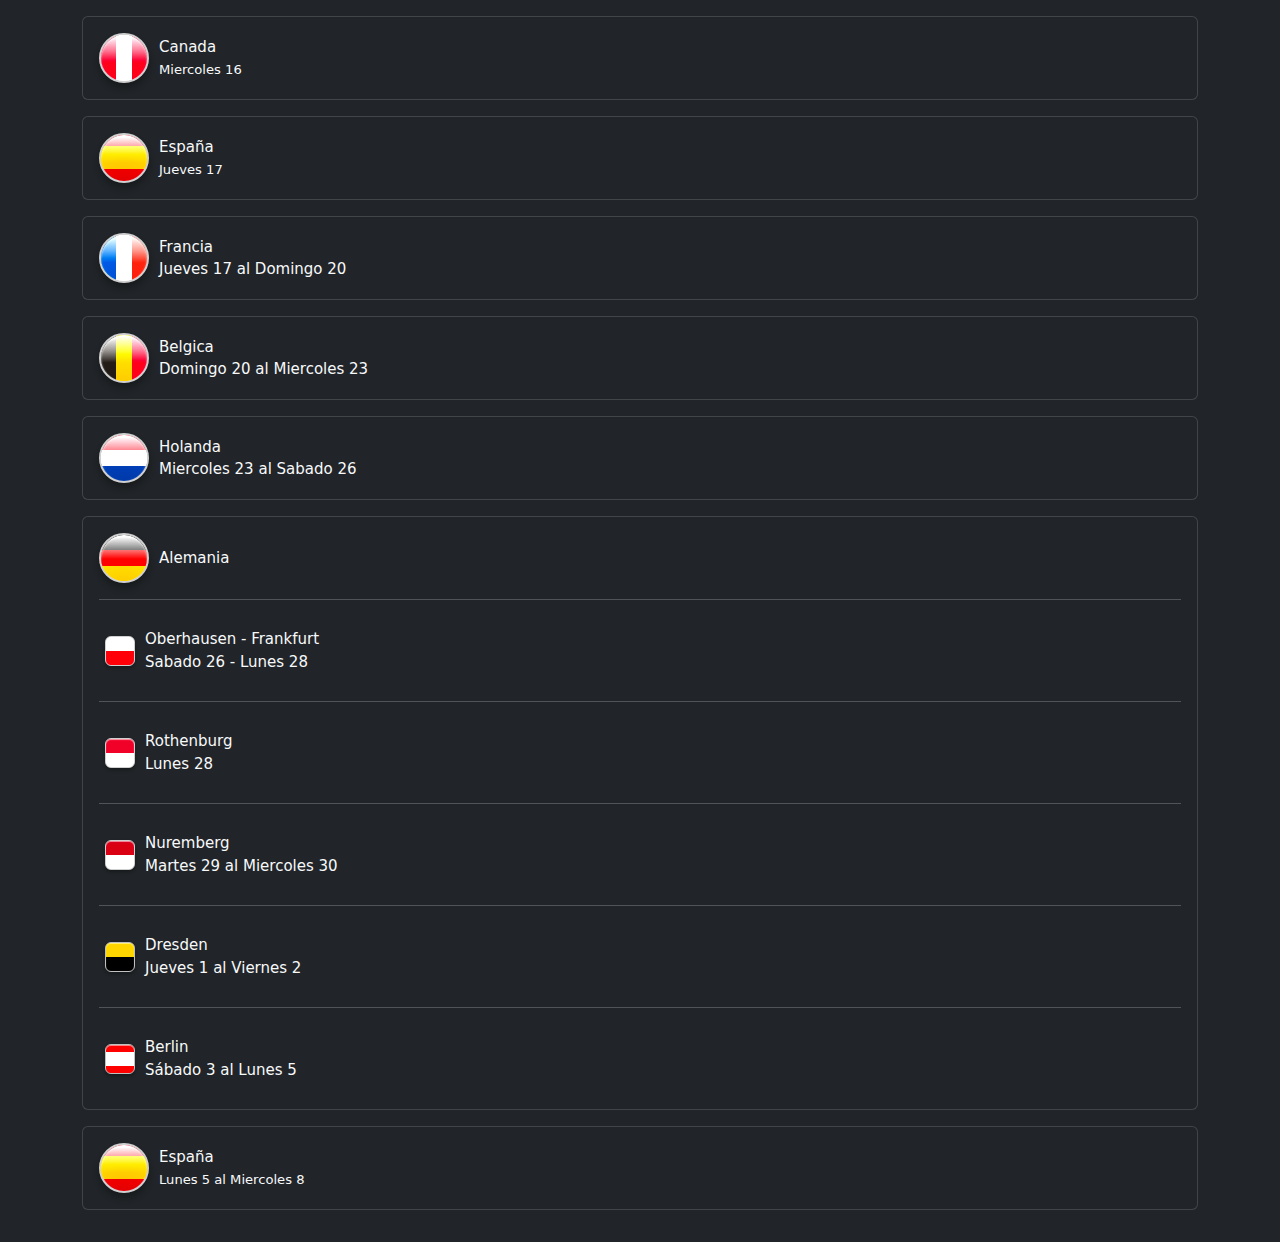
<file: index.html>
<!DOCTYPE html>

<html lang="en" data-bs-theme="dark">
<head>
  <title>Bootstrap Example</title>
  <meta charset="utf-8">
  <meta name="viewport" content="width=device-width, initial-scale=1">
  <link href="https://cdn.jsdelivr.net/npm/bootstrap@5.3.3/dist/css/bootstrap.min.css" rel="stylesheet">
  <script src="https://cdn.jsdelivr.net/npm/bootstrap@5.3.3/dist/js/bootstrap.bundle.min.js"></script>
  <link rel="stylesheet" href="css/style.css">
</head>
<body>

<button onclick="scrollToTop()" id="topBtn" title="Ir al principio">Top</button>

<div class="container py-3">

  <!-- CANADA -->
  <a href="canada.html" class="text-decoration-none">
    <div class="card custom-clickable-card mb-3">
      <div class="card-body">
        <div class="flag-container">
          <div class="flag canada"></div>
          <span class="flag-text text-light-emphasis">
            Canada <br>
            <small>Miercoles 16</small>
          </span>
        </div>
      </div>
    </div>
  </a>

  <!-- ESPAÑA -->
  <a href="espana.html" class="text-decoration-none">
    <div class="card custom-clickable-card mb-3">
      <div class="card-body">
        <div class="flag-container">
          <div class="flag espana"></div>
          <span class="flag-text text-light-emphasis">
            España <br>
            <small>Jueves 17</small>
          </span>
        </div>
      </div>
    </div>
  </a>

  <!-- FRANCIA -->
  <a href="france.html" class="text-decoration-none">
    <div class="card custom-clickable-card mb-3">
      <div class="card-body">
        <div class="flag-container">
          <div class="flag francia"></div>
          <span class="flag-text text-light-emphasis">
            Francia <br>
            Jueves 17 al Domingo 20
          </span>
        </div>
      </div>
    </div>
  </a>

   <!-- belica -->
  <a href="belgica.html" class="text-decoration-none">
    <div class="card custom-clickable-card mb-3">
      <div class="card-body">
        <div class="flag-container">
          <div class="flag belgica"></div>
          <span class="flag-text text-light-emphasis">
            Belgica <br>
            Domingo 20 al Miercoles 23
          </span>
        </div>
      </div>
    </div>
  </a>

    <!-- belica -->
  <a href="holanda.html" class="text-decoration-none">
    <div class="card custom-clickable-card mb-3">
      <div class="card-body">
        <div class="flag-container">
          <div class="flag holanda"></div>
          <span class="flag-text text-light-emphasis">
            Holanda <br>
             Miercoles 23 al Sabado 26
          </span>
        </div>
      </div>
    </div>
  </a>


  
<div class="card mb-3">
  <div class="card-body">

    <div class="flag-container mb-3">
      <div class="flag alemania"></div>
      <span class="flag-text text-light-emphasis">
        Alemania
      </span>
    </div>

    <hr>

    <a href="frankfurt.html" class="city-link text-decoration-none">
      <div class="city-row">
        <div class="city-flag frankfurt-flag"></div>
        <span class="flag-text text-light-emphasis">
         Oberhausen - Frankfurt <br> Sabado 26 - Lunes 28
        </span>
      </div>
    </a>

    <hr>

    <a href="rothenburg.html" class="city-link text-decoration-none">
      <div class="city-row">
        <div class="city-flag rothenburg-flag"></div>
        <span class="flag-text text-light-emphasis">
          Rothenburg <br> Lunes 28
        </span>
      </div>
    </a>

    <hr>

    <a href="nuremberg.html" class="city-link text-decoration-none">
      <div class="city-row">
        <div class="city-flag nuremberg-flag"></div>
        <span class="flag-text text-light-emphasis">
          Nuremberg <br> Martes 29 al Miercoles 30
        </span>
      </div>
    </a>

    <hr>

    <a href="dresden.html" class="city-link text-decoration-none">
      <div class="city-row">
        <div class="city-flag dresden-flag"></div>
        <span class="flag-text text-light-emphasis">
          Dresden <br> Jueves 1 al Viernes 2
        </span>
      </div>
    </a>

    <hr>

    <a href="berlin.html" class="city-link text-decoration-none">
      <div class="city-row">
        <div class="city-flag berlin-flag"></div>
        <span class="flag-text text-light-emphasis">
          Berlin <br> Sábado 3 al Lunes 5
        </span>
      </div>
    </a>
  </div>  
</div>

 <!-- ESPAÑA -->
  <a href="espana_1.html" class="text-decoration-none">
    <div class="card custom-clickable-card mb-3">
      <div class="card-body">
        <div class="flag-container">
          <div class="flag espana"></div>
          <span class="flag-text text-light-emphasis">
            España <br>
            <small>Lunes 5 al Miercoles 8</small>
          </span>
        </div>
      </div>
    </div>
  </a>
<script src="js/main.js"></script>
</body>
</html>
</file>
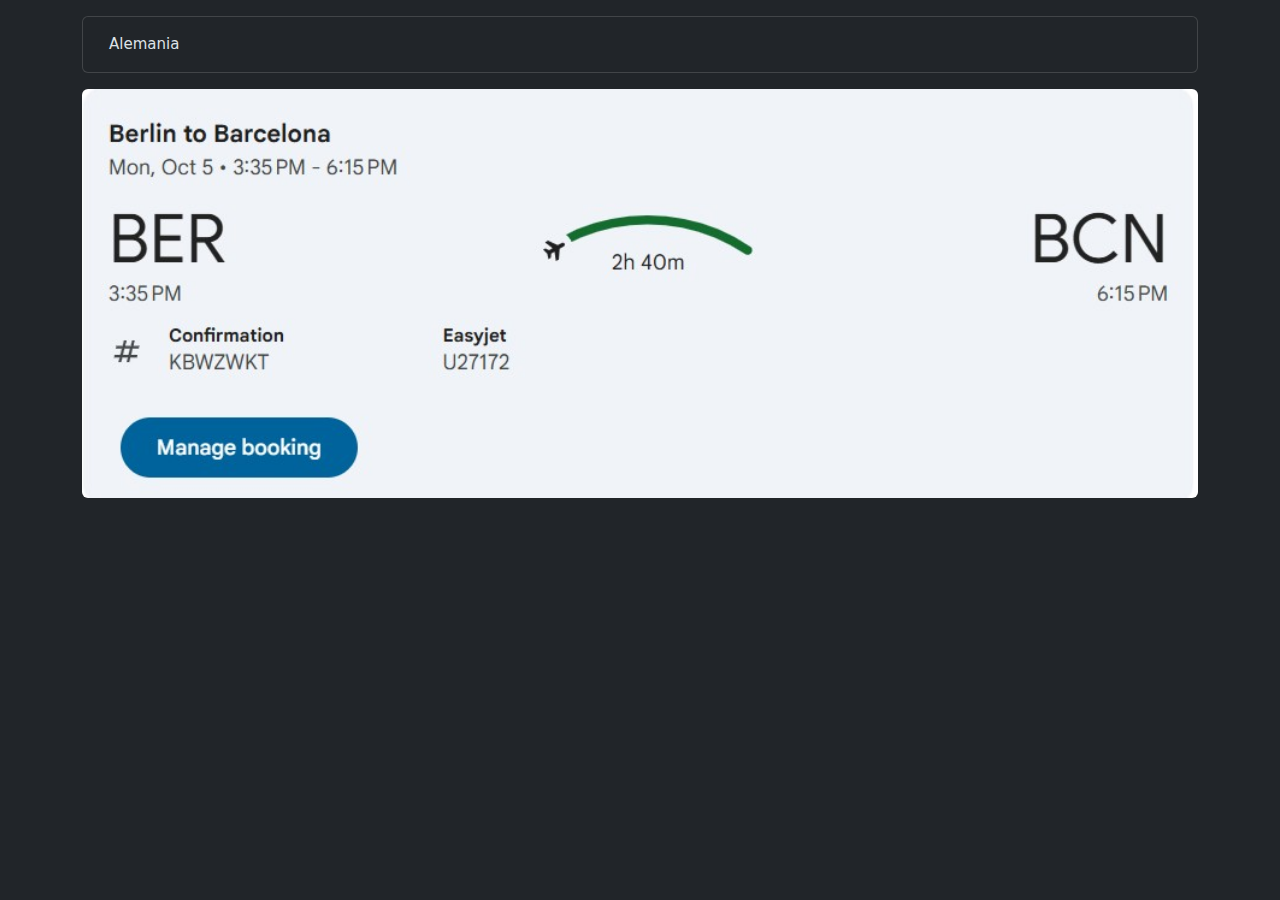
<file: alemania.html>
<!DOCTYPE html>

<html lang="en" data-bs-theme="dark">
<head>
  <title>Bootstrap Example</title>
  <meta charset="utf-8">
  <meta name="viewport" content="width=device-width, initial-scale=1">
  <link href="https://cdn.jsdelivr.net/npm/bootstrap@5.3.3/dist/css/bootstrap.min.css" rel="stylesheet">
  <script src="https://cdn.jsdelivr.net/npm/bootstrap@5.3.3/dist/js/bootstrap.bundle.min.js"></script>
  <link rel="stylesheet" href="css/style.css">
</head>
<body>
     <div class="container mt-3"> 
        <div class="card custom-clickable-card">
            <a href="index.html" class="card-link-target"> </a>
            <div class="card-body">
              <div class="flag-container">
                <div class="rounded-circle-ALEMANIA france-flag"></div>
                <span class="flag-text">Alemania</span>  
              </div>
            </div>
          </div>
      </div>

      <div class="container mt-3"> 
             <img src="./pictures//vuelo_Berlin_Barcelona.jpg" class="rounded w-100 img-fluid">
      </div> 
</body>
</html>
</file>
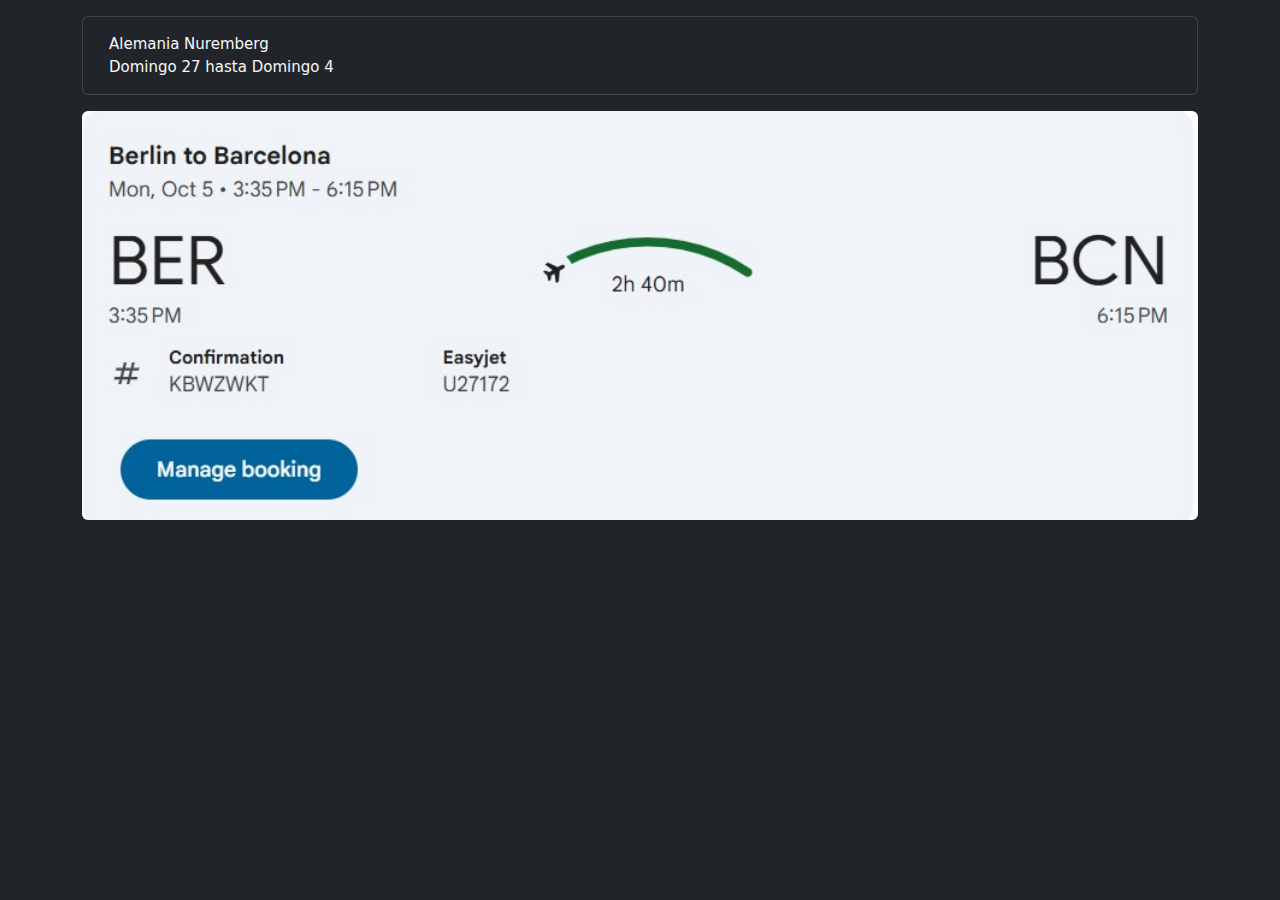
<file: alemania_berlin.html>
<!DOCTYPE html>

<html lang="en" data-bs-theme="dark">
    <head>
    <title>Bootstrap Example</title>
    <meta charset="utf-8">
    <meta name="viewport" content="width=device-width, initial-scale=1">
    <link href="https://cdn.jsdelivr.net/npm/bootstrap@5.3.3/dist/css/bootstrap.min.css" rel="stylesheet">
    <script src="https://cdn.jsdelivr.net/npm/bootstrap@5.3.3/dist/js/bootstrap.bundle.min.js"></script>
    <link rel="stylesheet" href="css/style.css">
    </head>
    <body>
        <div class="col-12">
            <div class="container mt-3"> 
            <div class="card custom-clickable-card">
                <a href="index.html" class="card-link-target"> </a>
                <div class="card-body">
                    <div class="flag-container">
                    <div class="rounded-circle-ALEMANIA france-flag"></div>
                    <span class="flag-text text-light-emphasis">Alemania Nuremberg<br>
                        Domingo 27 hasta Domingo 4
                    </span>  
                    </div>
                </div>
                </div>
            </div>
        </div>

          <div class="container mt-3"> 
             <img src="./pictures//vuelo_Berlin_Barcelona.jpg" class="rounded w-100 img-fluid">
       </div> 
    </body>
</html>

<script>
    // Obtener los botones
    const topBtn = document.getElementById("topBtn");
    const bottomBtn = document.getElementById("bottomBtn");

    // Cuando el usuario se desplaza, mostrar los botones si no está en la parte superior/inferior
    window.onscroll = function() {scrollFunction()};

    function scrollFunction() {
        // Muestra el botón de "Principio" si el desplazamiento es mayor a 20px del top
        if (document.body.scrollTop > 20 || document.documentElement.scrollTop > 20) {
            topBtn.style.display = "block";
            bottomBtn.style.display = "block";
        } else {
            topBtn.style.display = "none";
            bottomBtn.style.display = "none";
        }
    }

    // Función para ir al principio de la página
    function scrollToTop() {
        window.scrollTo({
            top: 0,
            behavior: 'smooth' // Desplazamiento suave
        });
    }

    // Función para ir al final de la página
    function scrollToBottom() {
        window.scrollTo({
            top: document.documentElement.scrollHeight, // Desplazar hasta el final del documento
            behavior: 'smooth' // Desplazamiento suave
        });
    }
</script>
</file>
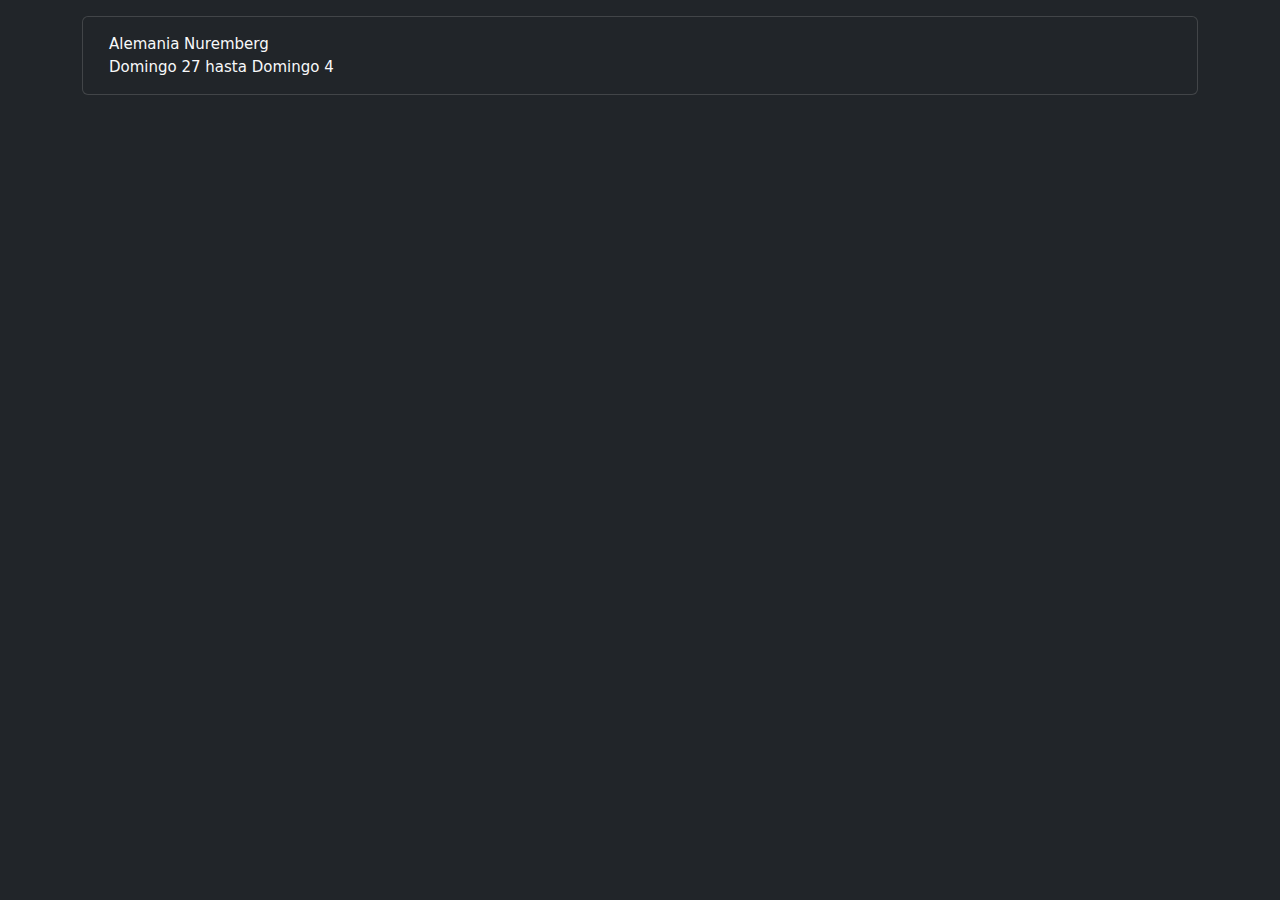
<file: alemania_dresden.html>
<!DOCTYPE html>

<html lang="en" data-bs-theme="dark">
    <head>
    <title>Bootstrap Example</title>
    <meta charset="utf-8">
    <meta name="viewport" content="width=device-width, initial-scale=1">
    <link href="https://cdn.jsdelivr.net/npm/bootstrap@5.3.3/dist/css/bootstrap.min.css" rel="stylesheet">
    <script src="https://cdn.jsdelivr.net/npm/bootstrap@5.3.3/dist/js/bootstrap.bundle.min.js"></script>
    <link rel="stylesheet" href="css/style.css">
    </head>
    <body>
        <div class="col-12">
            <div class="container mt-3"> 
            <div class="card custom-clickable-card">
                <a href="index.html" class="card-link-target"> </a>
                <div class="card-body">
                    <div class="flag-container">
                    <div class="rounded-circle-ALEMANIA france-flag"></div>
                    <span class="flag-text text-light-emphasis">Alemania Nuremberg<br>
                        Domingo 27 hasta Domingo 4
                    </span>  
                    </div>
                </div>
                </div>
            </div>
        </div>
    </body>
</html>

<script>
    // Obtener los botones
    const topBtn = document.getElementById("topBtn");
    const bottomBtn = document.getElementById("bottomBtn");

    // Cuando el usuario se desplaza, mostrar los botones si no está en la parte superior/inferior
    window.onscroll = function() {scrollFunction()};

    function scrollFunction() {
        // Muestra el botón de "Principio" si el desplazamiento es mayor a 20px del top
        if (document.body.scrollTop > 20 || document.documentElement.scrollTop > 20) {
            topBtn.style.display = "block";
            bottomBtn.style.display = "block";
        } else {
            topBtn.style.display = "none";
            bottomBtn.style.display = "none";
        }
    }

    // Función para ir al principio de la página
    function scrollToTop() {
        window.scrollTo({
            top: 0,
            behavior: 'smooth' // Desplazamiento suave
        });
    }

    // Función para ir al final de la página
    function scrollToBottom() {
        window.scrollTo({
            top: document.documentElement.scrollHeight, // Desplazar hasta el final del documento
            behavior: 'smooth' // Desplazamiento suave
        });
    }
</script>
</file>
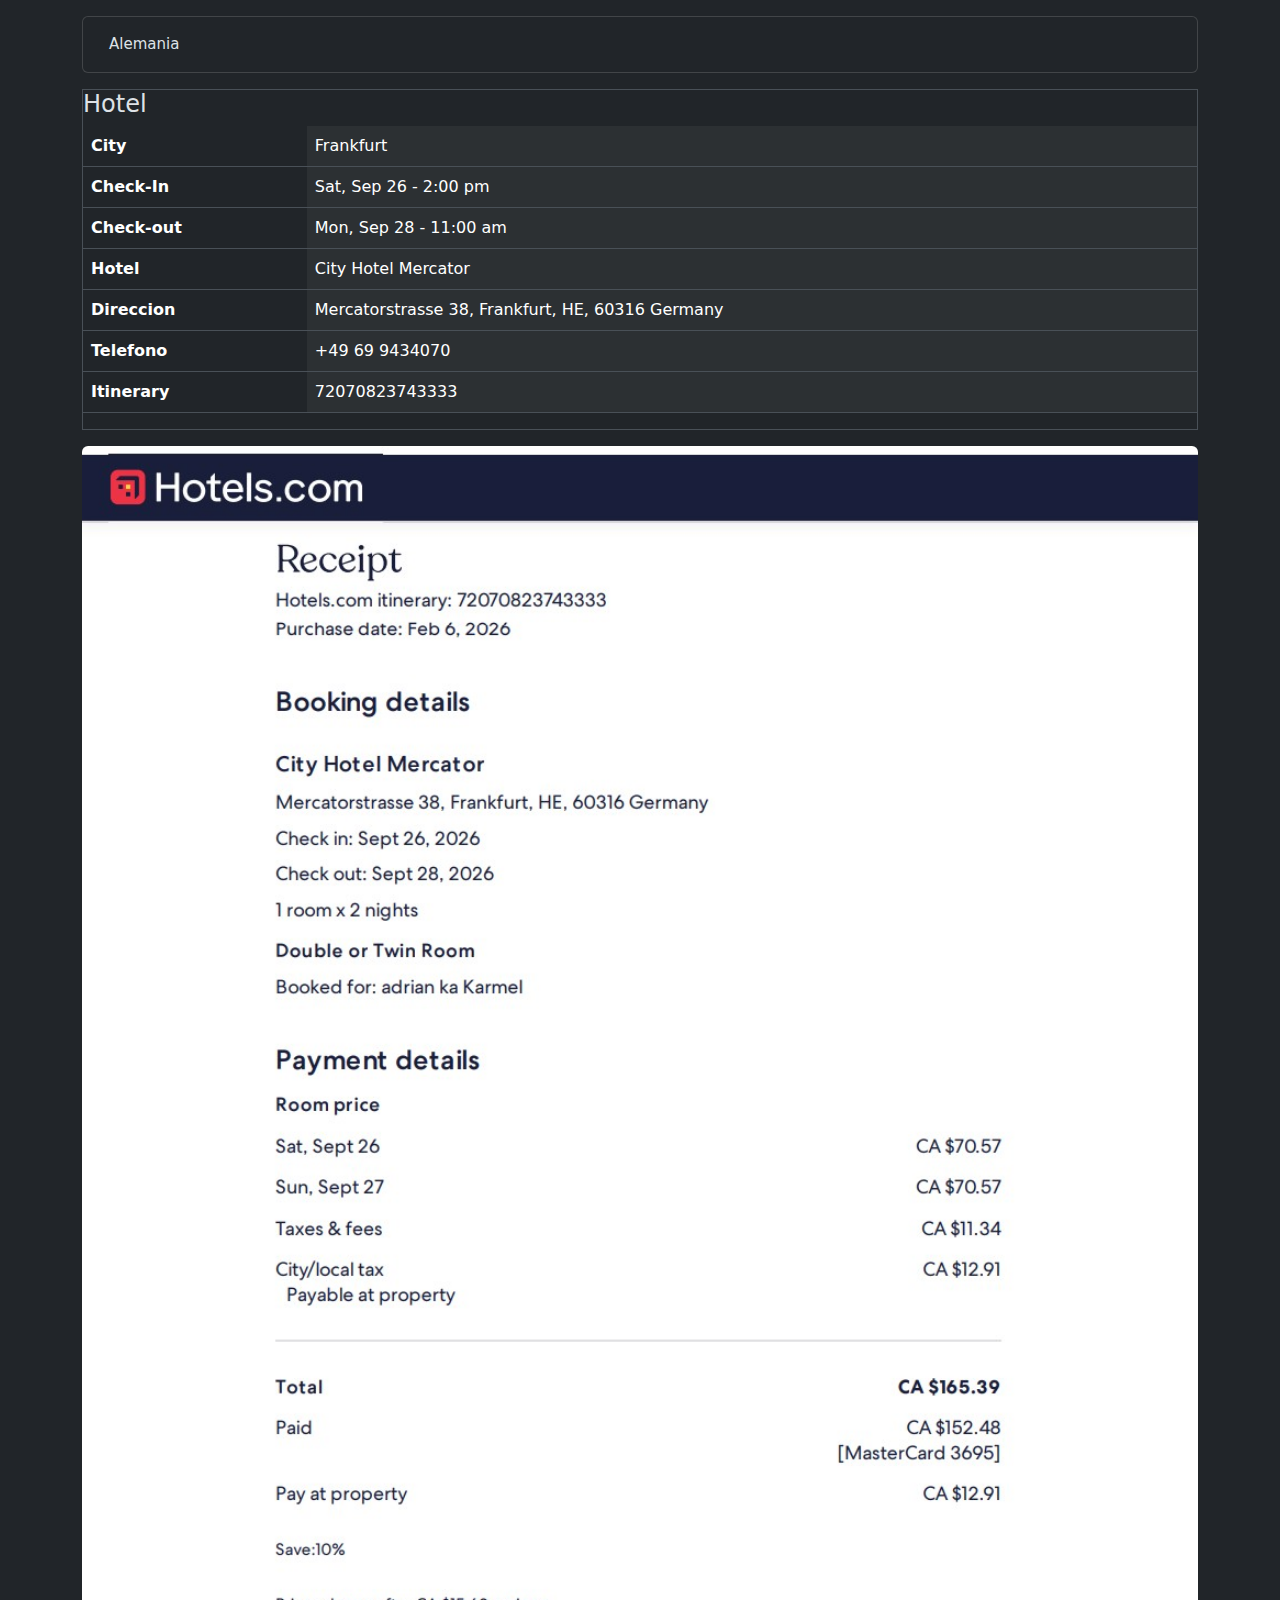
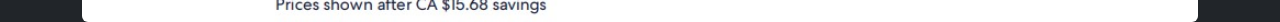
<file: alemania_frankfurt.html>
<!DOCTYPE html>

<html lang="en" data-bs-theme="dark">
<head>
  <title>Bootstrap Example</title>
  <meta charset="utf-8">
  <meta name="viewport" content="width=device-width, initial-scale=1">
  <link href="https://cdn.jsdelivr.net/npm/bootstrap@5.3.3/dist/css/bootstrap.min.css" rel="stylesheet">
  <script src="https://cdn.jsdelivr.net/npm/bootstrap@5.3.3/dist/js/bootstrap.bundle.min.js"></script>
  <link rel="stylesheet" href="css/style.css">
</head>
<body>
     
     <div class="container mt-3"> 
        <button onclick="scrollToTop()" id="topBtn" title="Ir al principio">Top</button>
        <div class="card custom-clickable-card">
            <a href="index.html" class="card-link-target"> </a>
            <div class="card-body">
              <div class="flag-container">
                <div class="rounded-circle-ALEMANIA france-flag"></div>
                <span class="flag-text">Alemania</span>  
              </div>
            </div>
          </div>
      </div>

    <div class="container mt-3"> 
            <div class="border">     
                <H4>Hotel</H4>
                <table class="table table-hover table-striped-columns">   
                    <tr>
                        <th>City</th>      
                        <td class="">Frankfurt</td>
                    </tr>            
                    <tr>
                        <th>Check-In</th>      
                        <td class="">Sat, Sep 26 - 2:00 pm</td>
                    </tr> 
                    <tr>
                        <th>Check-out</th>      
                        <td class="">Mon, Sep 28 - 11:00 am</td>
                    </tr>                                                       
                    <tr>
                        <th scope="col">Hotel</th>
                        <td>City Hotel Mercator</td>   
                    </tr>   
                    <tr>
                        <th scope="col">Direccion</th>
                        <td>Mercatorstrasse 38, Frankfurt, HE, 60316 Germany</td>   
                    </tr>   
                    <tr>
                        <th scope="col">Telefono</th>
                        <td>+49 69 9434070</td>   
                    </tr> 
                    <tr>
                        <th>Itinerary</th>      
                        <td class="">72070823743333</td>
                    </tr>    
                </table>
            </div>  
        </div>     

        <div class="container mt-3"> 
             <img src="./pictures//hotel_Frankfurt.jpg" class="rounded w-100 img-fluid">
       </div> 

     
</body>
</html>

<script>
    // Obtener los botones
    const topBtn = document.getElementById("topBtn");
    const bottomBtn = document.getElementById("bottomBtn");

    // Cuando el usuario se desplaza, mostrar los botones si no está en la parte superior/inferior
    window.onscroll = function() {scrollFunction()};

    function scrollFunction() {
        // Muestra el botón de "Principio" si el desplazamiento es mayor a 20px del top
        if (document.body.scrollTop > 20 || document.documentElement.scrollTop > 20) {
            topBtn.style.display = "block";
            bottomBtn.style.display = "block";
        } else {
            topBtn.style.display = "none";
            bottomBtn.style.display = "none";
        }
    }

    // Función para ir al principio de la página
    function scrollToTop() {
        window.scrollTo({
            top: 0,
            behavior: 'smooth' // Desplazamiento suave
        });
    }

    // Función para ir al final de la página
    function scrollToBottom() {
        window.scrollTo({
            top: document.documentElement.scrollHeight, // Desplazar hasta el final del documento
            behavior: 'smooth' // Desplazamiento suave
        });
    }
</script>
</file>
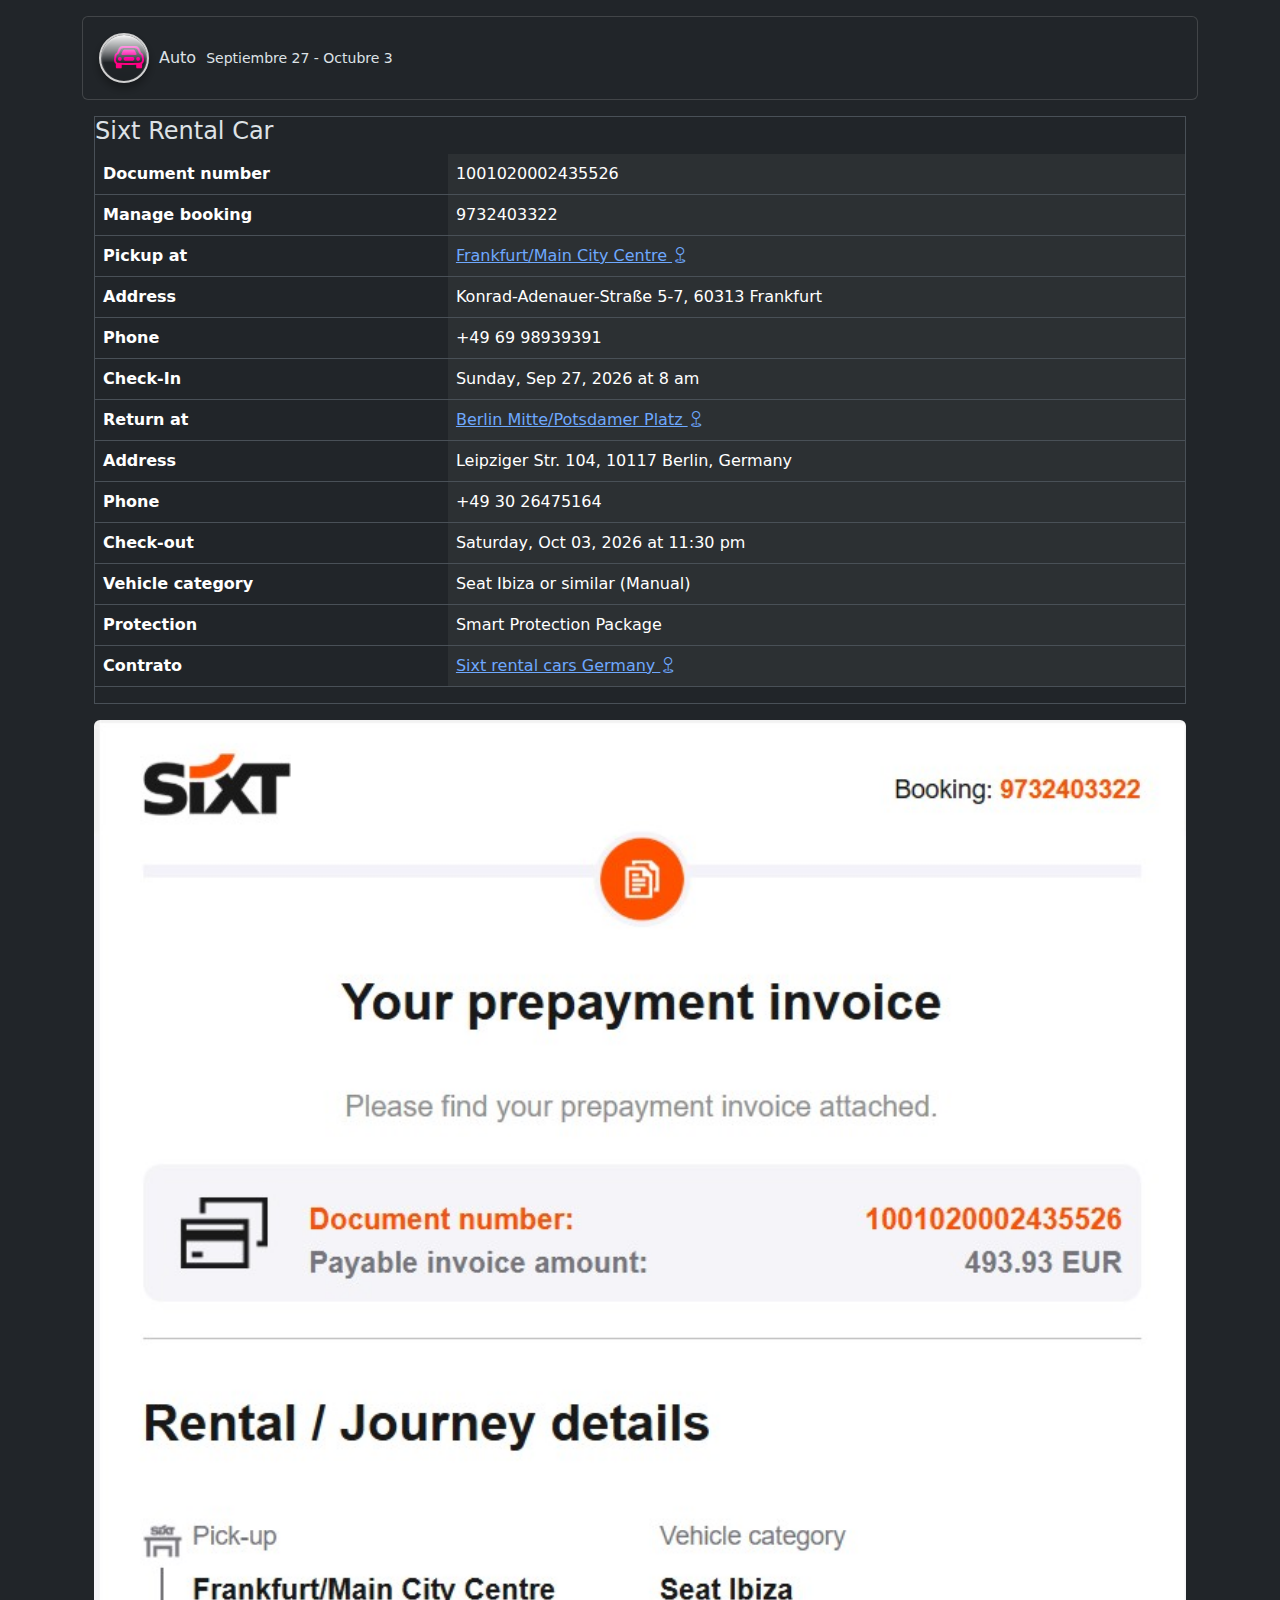
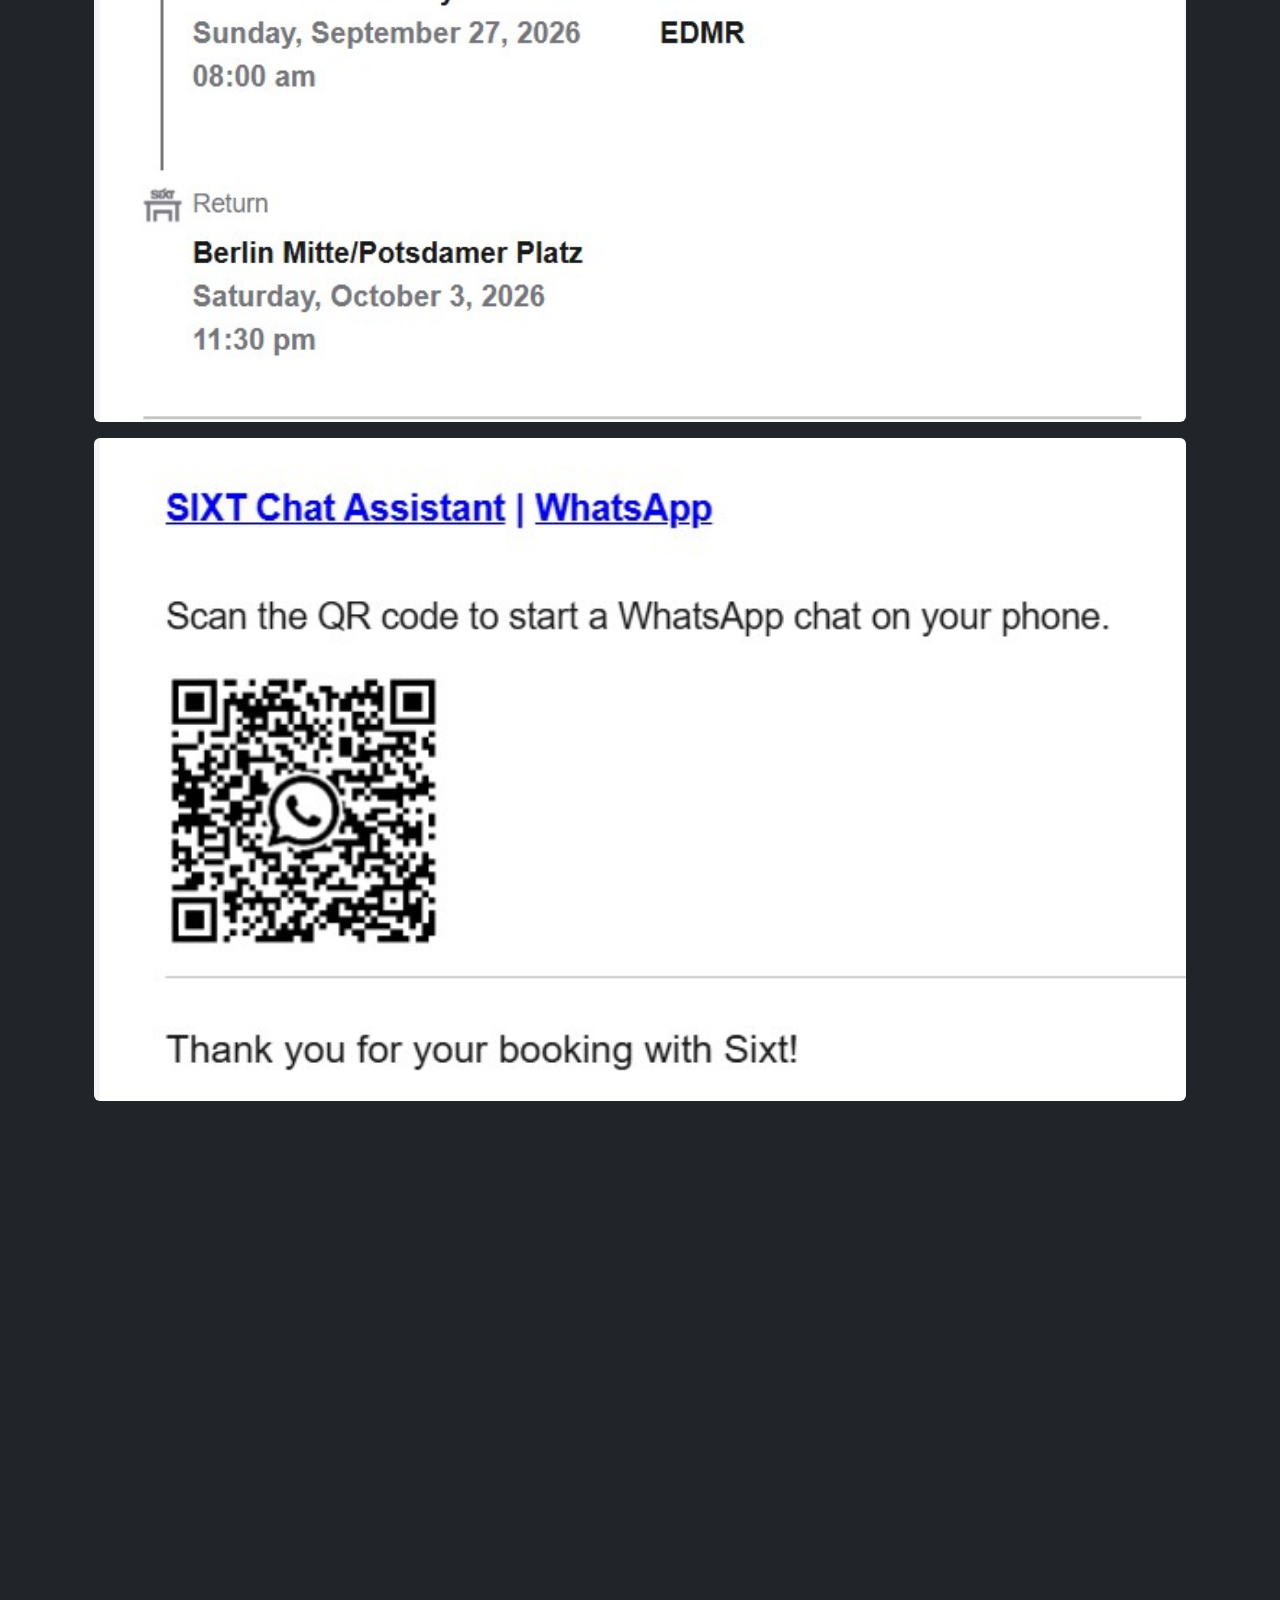
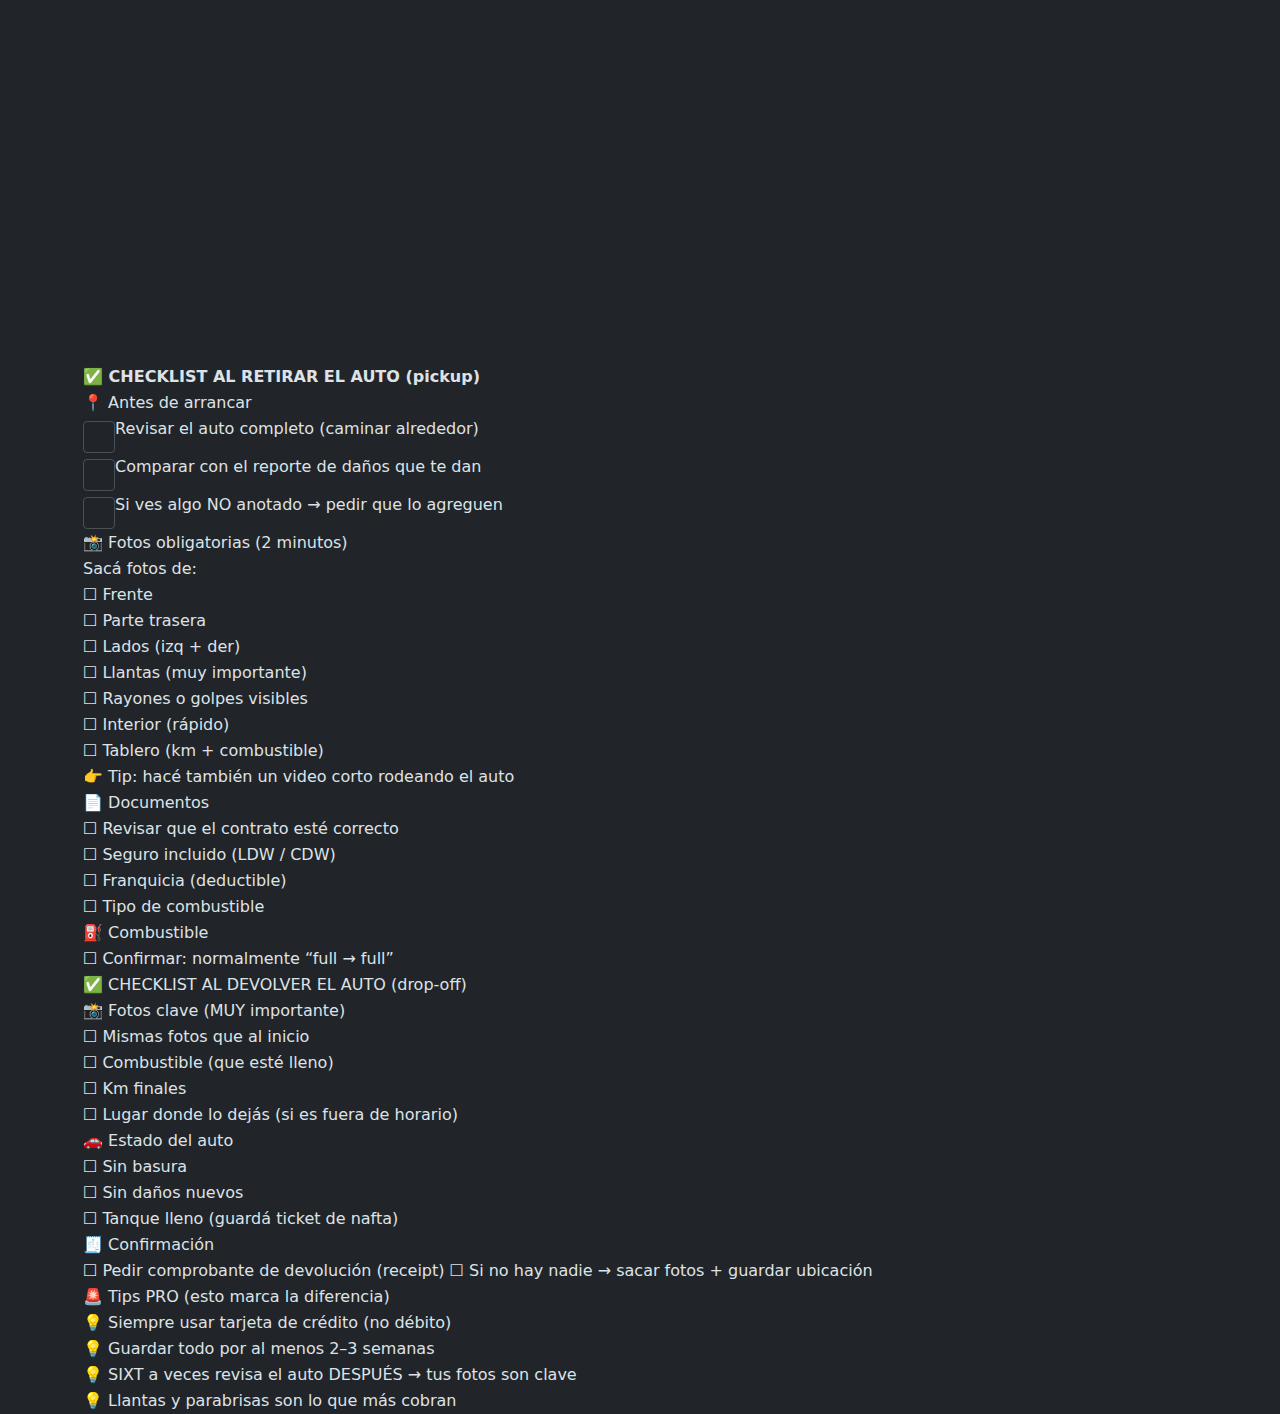
<file: auto.html>
<!DOCTYPE html>

<html lang="en" data-bs-theme="dark">
  <head> 
    <meta charset="utf-8">
    <meta name="viewport" content="width=device-width, initial-scale=1">
    <link href="https://cdn.jsdelivr.net/npm/bootstrap@5.3.3/dist/css/bootstrap.min.css" rel="stylesheet">
    <script src="https://cdn.jsdelivr.net/npm/bootstrap@5.3.3/dist/js/bootstrap.bundle.min.js"></script>
    <link rel="stylesheet" href="https://cdn.jsdelivr.net/npm/bootstrap-icons@1.3.0/font/bootstrap-icons.css">
    <link rel="stylesheet" href="https://cdn.jsdelivr.net/npm/bootstrap-icons@1.13.1/font/bootstrap-icons.min.css">
    <link rel="stylesheet" href="css/style.css">
  </head>

  <body>     
    <div class="container mt-3">               
        <div class="card custom-clickable-card mb-3">
         <a href="index.html" class="card-link-target"> </a>
        <div class="card-body">
            <div class="flag-container">
            <div class="flag"> &ensp;
                <i class="bi bi-car-front" style="font-size: 30px; color:#ff006b;"></i>
            </div>
                Auto <br>
                <small>Septiembre 27 - Octubre 3</small>
            </span>
            </div>
        </div>
    </div>
    <div class="container mt-3"> 
           <div class="border">     
                <H4>Sixt Rental Car</H4>
                <table class="table table-hover table-striped-columns">  
                    <tr>
                        <th>Document number</th>      
                        <td class="">1001020002435526</td>
                    </tr> 
                    
                    <tr>
                        <th>Manage booking</th>      
                        <td class="">9732403322</td>
                    </tr> 
                    <tr>
                        <th>Pickup at</th>      
                        <td>
                            <a href="https://www.google.com/maps/place/Konrad-Adenauer-Stra%C3%9Fe+5-7,+60313+Frankfurt+am+Main,+Germany/@50.1160862,8.6847477,17z/data=!3m1!4b1!4m6!3m5!1s0x47bd0ea4b847245f:0xc7735b75fe6ce105!8m2!3d50.1160828!4d8.6873226!16s%2Fg%2F11q2nlhpxg?entry=ttu&g_ep=EgoyMDI2MDMyOS4wIKXMDSoASAFQAw%3D%3D"
                               target="_blank">
                                Frankfurt/Main City Centre
                                <i class="bi bi-geo"></i>
                            </a>
                        </td>                            
                    </tr>   
                    <tr>
                        <th>Address</th>      
                        <td>
                            Konrad-Adenauer-Straße 5-7, 60313 Frankfurt
                        </td>                            
                    </tr>   
                    <tr>
                        <th>Phone</th>      
                        <td>
                            +49 69 98939391
                        </td>                            
                    </tr>          
                    <tr>
                        <th>Check-In</th>      
                        <td class="">Sunday, Sep 27, 2026 at 8 am</td>
                    </tr> 
                    <tr>
                        <th>Return at</th>  
                        <td>
                            <a href="https://www.google.com/maps/place/Leipziger+Str.+104,+10117+Berlin,+Germany/@52.5104192,13.3865721,17z/data=!3m1!4b1!4m6!3m5!1s0x47a851d0466fffff:0x6f52c97bde68a19d!8m2!3d52.510416!4d13.389147!16s%2Fg%2F11q2nh193s?entry=ttu&g_ep=EgoyMDI2MDMyOS4wIKXMDSoASAFQAw%3D%3D"
                               target="_blank">
                                Berlin Mitte/Potsdamer Platz
                                <i class="bi bi-geo"></i>
                            </a>
                        </td>                       
                    </tr>  
                     <tr>
                        <th>Address</th>      
                        <td>
                            Leipziger Str. 104, 10117 Berlin, Germany
                        </td>                            
                    </tr>   
                    <tr>
                        <th>Phone</th>      
                        <td>
                            +49 30 26475164
                        </td>                            
                    </tr>       
                    <tr>
                        <th>Check-out</th>      
                        <td class="">Saturday, Oct 03, 2026 at 11:30 pm</td>
                    </tr>  
                    <tr>
                        <th>Vehicle category</th>      
                        <td class="">Seat Ibiza or similar (Manual)</td>
                    </tr>                      
                    <tr>
                        <th scope="col">Protection</th>
                        <td>Smart Protection Package</td> 
                    </tr>       
                    <tr>
                        <th>Contrato</th>  
                        <td>
                            <a href="https://car-rental.sixt.com/php/terms/view?language=en&liso=DE&rtar=000&view=EPP&utm_source=chatgpt.com"
                                target="_blank">
                                Sixt rental cars Germany
                                <i class="bi bi-geo"></i>
                            </a>
                        </td>                       
                    </tr>                 
                </table>
            </div>            
    </div>
     <div class="container mt-3"> 
        <img src="./pictures//sixt_1.jpg" class="rounded w-100 img-fluid">
    </div>
    
    <div class="container mt-3"> 
       <img src="./pictures//sixt.jpg" class="rounded w-100 img-fluid">
    </div>
    <br />
    <div class="container mt-3"> 
            <iframe src="./pictures/1001020002435526.pdf" width="100%" height="800px">brusellas_Amsterdam</iframe>
    </div>    
    <table class="container mt-3"> 
        <tr>
            <th>✅ CHECKLIST AL RETIRAR EL AUTO (pickup)</th>  
        </tr>   
        <tr>
            <td>📍 Antes de arrancar</td>
        </tr>
        <tr>
            <td>
                <div class="form-check">
                    <input class="form-check-input" type="checkbox" value="" id="">
                    <label class="form-check-label" for="">
                        Revisar el auto completo (caminar alrededor)
                    </label>
                </div>
             </td>
        </tr>
        <tr>
            <td>
                <div class="form-check">
                    <input class="form-check-input" type="checkbox" value="" id="">
                    <label class="form-check-label" for="">
                        Comparar con el reporte de daños que te dan
                    </label>
                </div>
            </td>   
        </tr>	        
        <tr>
            <td>
                <div class="form-check">
                    <input class="form-check-input" type="checkbox" value="" id="">
                    <label class="form-check-label" for="">
                        Si ves algo NO anotado → pedir que lo agreguen
                    </label>
                </div>
            </td>
        </tr>	
 			
 <tr>
            <td>📸 Fotos obligatorias (2 minutos)</td>
</tr>			

 <tr>
            <td>Sacá fotos de:</td>
</tr>			

 <tr>
            <td>☐ Frente</td>
</tr>			
 <tr>
            <td>☐ Parte trasera</td>
</tr>			
 <tr>
            <td>☐ Lados (izq + der)</td>
</tr>			
 <tr>
            <td>☐ Llantas (muy importante)</td>
</tr>			
 <tr>
            <td>☐ Rayones o golpes visibles</td>
</tr>			
 <tr>
            <td>☐ Interior (rápido)</td>
</tr>			
 <tr>
            <td>☐ Tablero (km + combustible)</td>
</tr>			

 <tr>
            <td>👉 Tip: hacé también un video corto rodeando el auto</td>
</tr>			

 <tr>
            <td>📄 Documentos</td>
</tr>			
 <tr>
            <td>☐ Revisar que el contrato esté correcto</td>
</tr>			
 <tr>
            <td>☐ Seguro incluido (LDW / CDW)</td>
</tr>			
 <tr>
            <td>☐ Franquicia (deductible)</td>
</tr>			
 <tr>
            <td>☐ Tipo de combustible</td>
</tr>			
 <tr>
            <td>⛽ Combustible</td>
</tr>			
 <tr>
            <td>☐ Confirmar: normalmente “full → full”</td>
</tr>			
 <tr>
            <td>✅ CHECKLIST AL DEVOLVER EL AUTO (drop-off)</td>
</tr>			
 <tr>
            <td>📸 Fotos clave (MUY importante)</td>
</tr>			
 <tr>
            <td>☐ Mismas fotos que al inicio</td>
</tr>			
 <tr>
            <td>☐ Combustible (que esté lleno)</td>
</tr>			
 <tr>
            <td>☐ Km finales</td>
</tr>			
 <tr>
            <td>☐ Lugar donde lo dejás (si es fuera de horario)</td>
</tr>			
 <tr>
            <td>🚗 Estado del auto</td>
</tr>			
 <tr>
            <td>☐ Sin basura</td>
</tr>			
 <tr>
            <td>☐ Sin daños nuevos</td>
</tr>			
 <tr>
            <td>☐ Tanque lleno (guardá ticket de nafta)</td>
</tr>			
 <tr>
            <td>🧾 Confirmación</td>
</tr>			
 <tr>
            <td>☐ Pedir comprobante de devolución (receipt)
☐ Si no hay nadie → sacar fotos + guardar ubicación</td>
</tr>			
 <tr>
            <td>🚨 Tips PRO (esto marca la diferencia)</td>
</tr>			
 <tr>
            <td>💡 Siempre usar tarjeta de crédito (no débito)</td>
</tr>			
 <tr>
            <td>💡 Guardar todo por al menos 2–3 semanas</td>
</tr>			
 <tr>
            <td>💡 SIXT a veces revisa el auto DESPUÉS → tus fotos son clave</td>
</tr>			
 <tr>
            <td>💡 Llantas y parabrisas son lo que más cobran</td>
</tr>			



    </table>
  </body>
  <style>
    .form-check-input {
        width: 2.0em;
        height: 2.0em;
    }
  </style>
</html>
</file>
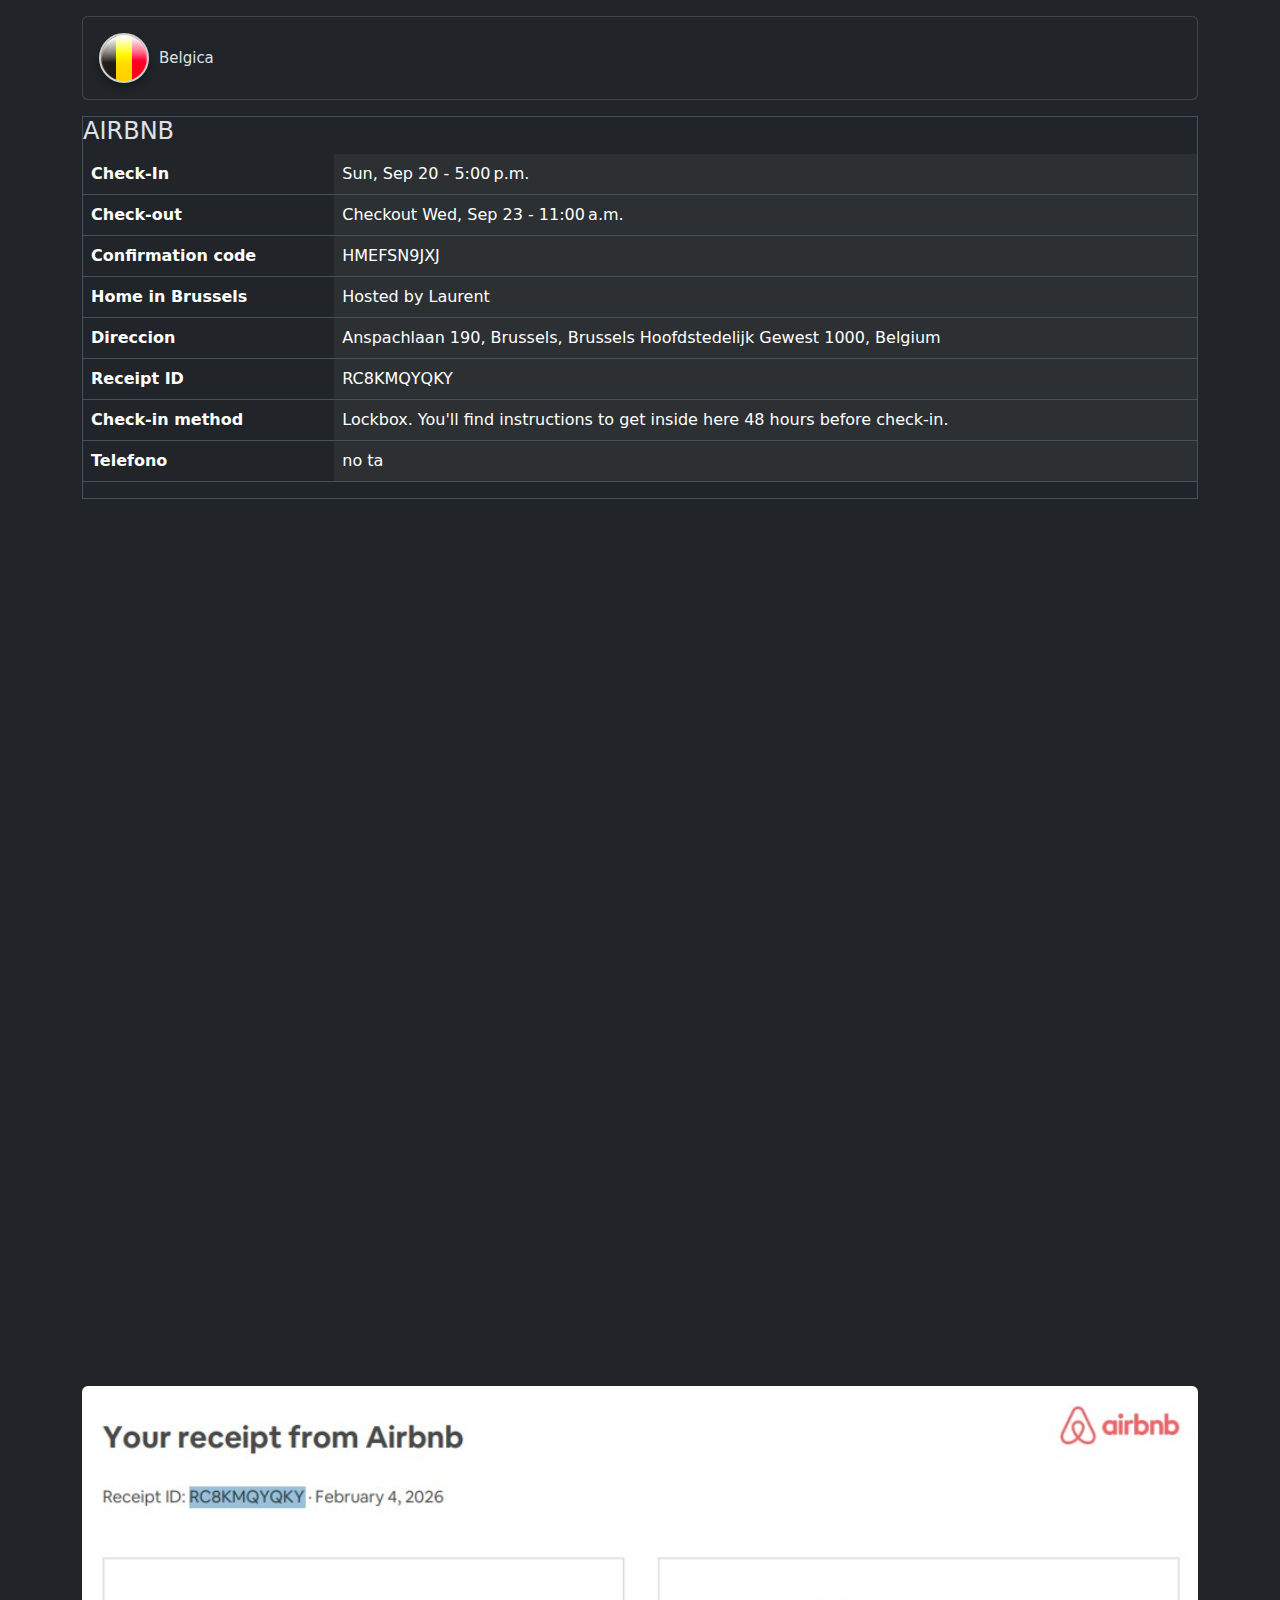
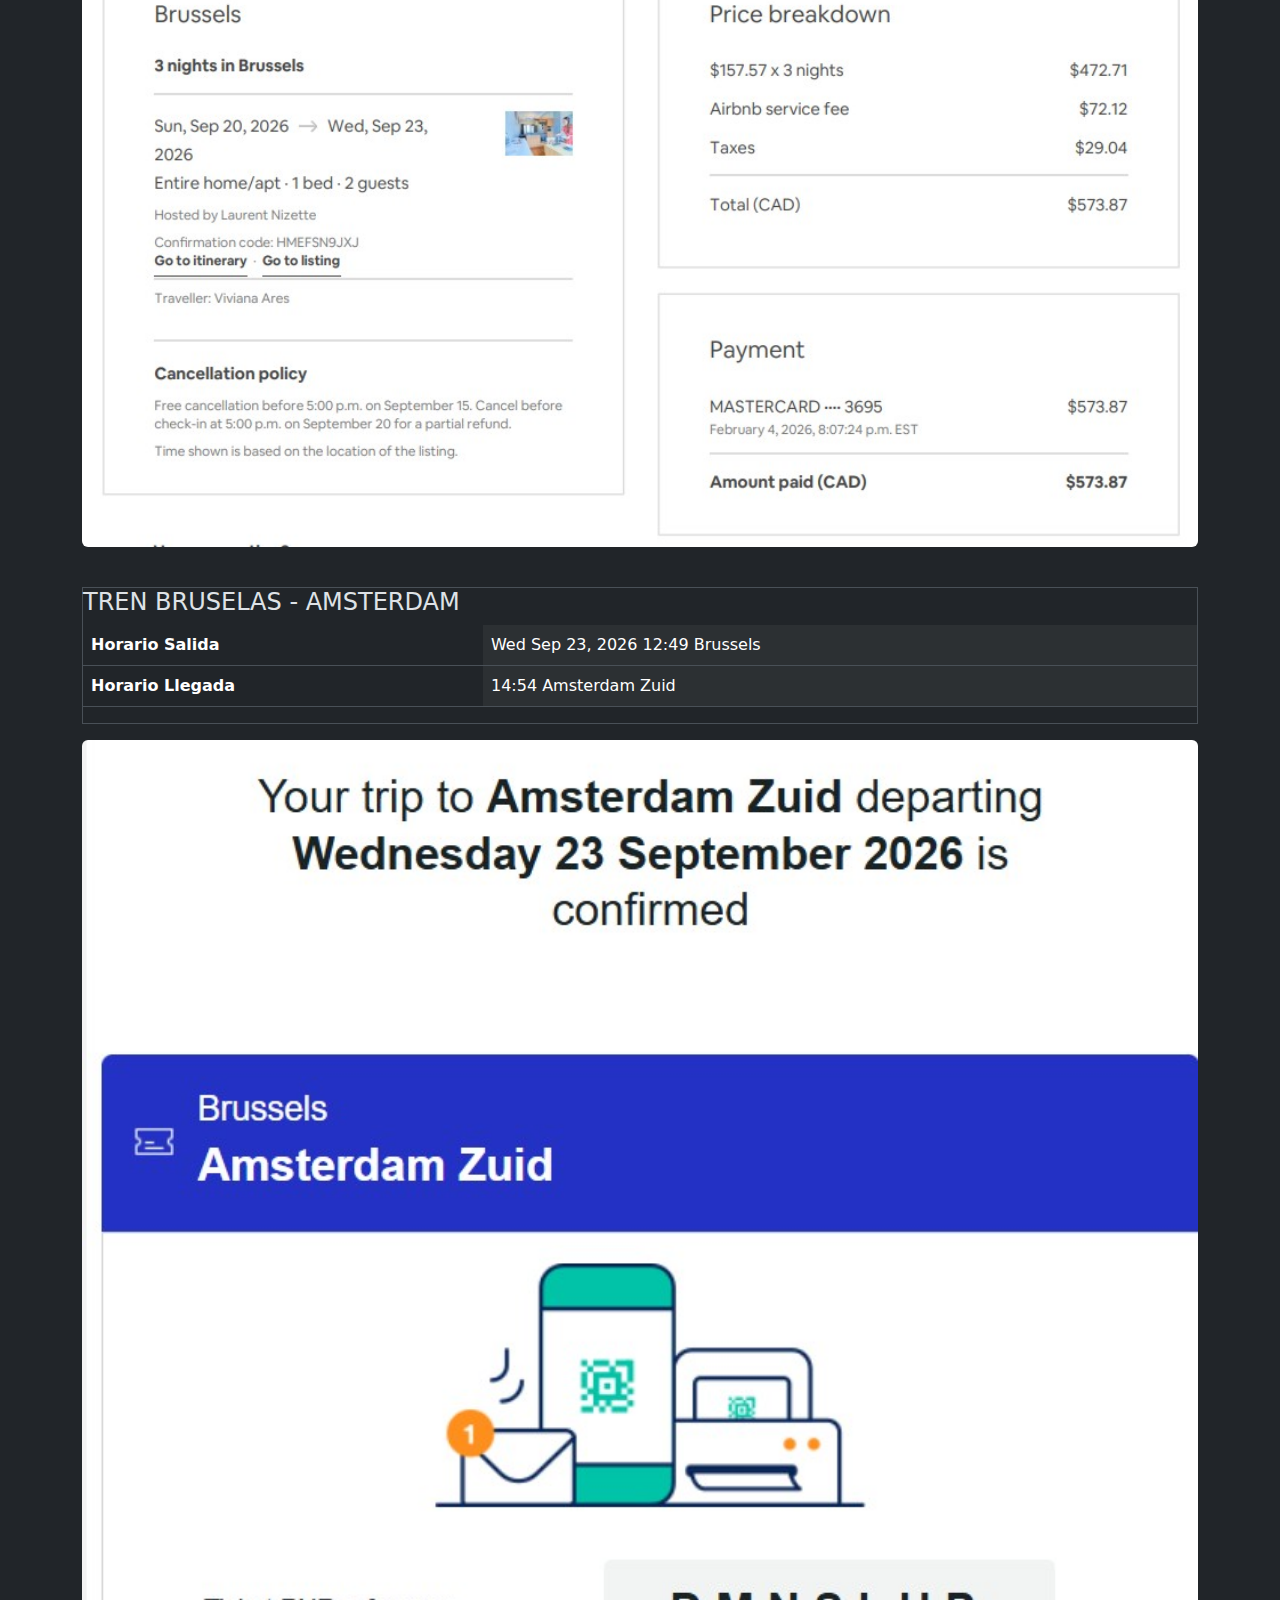
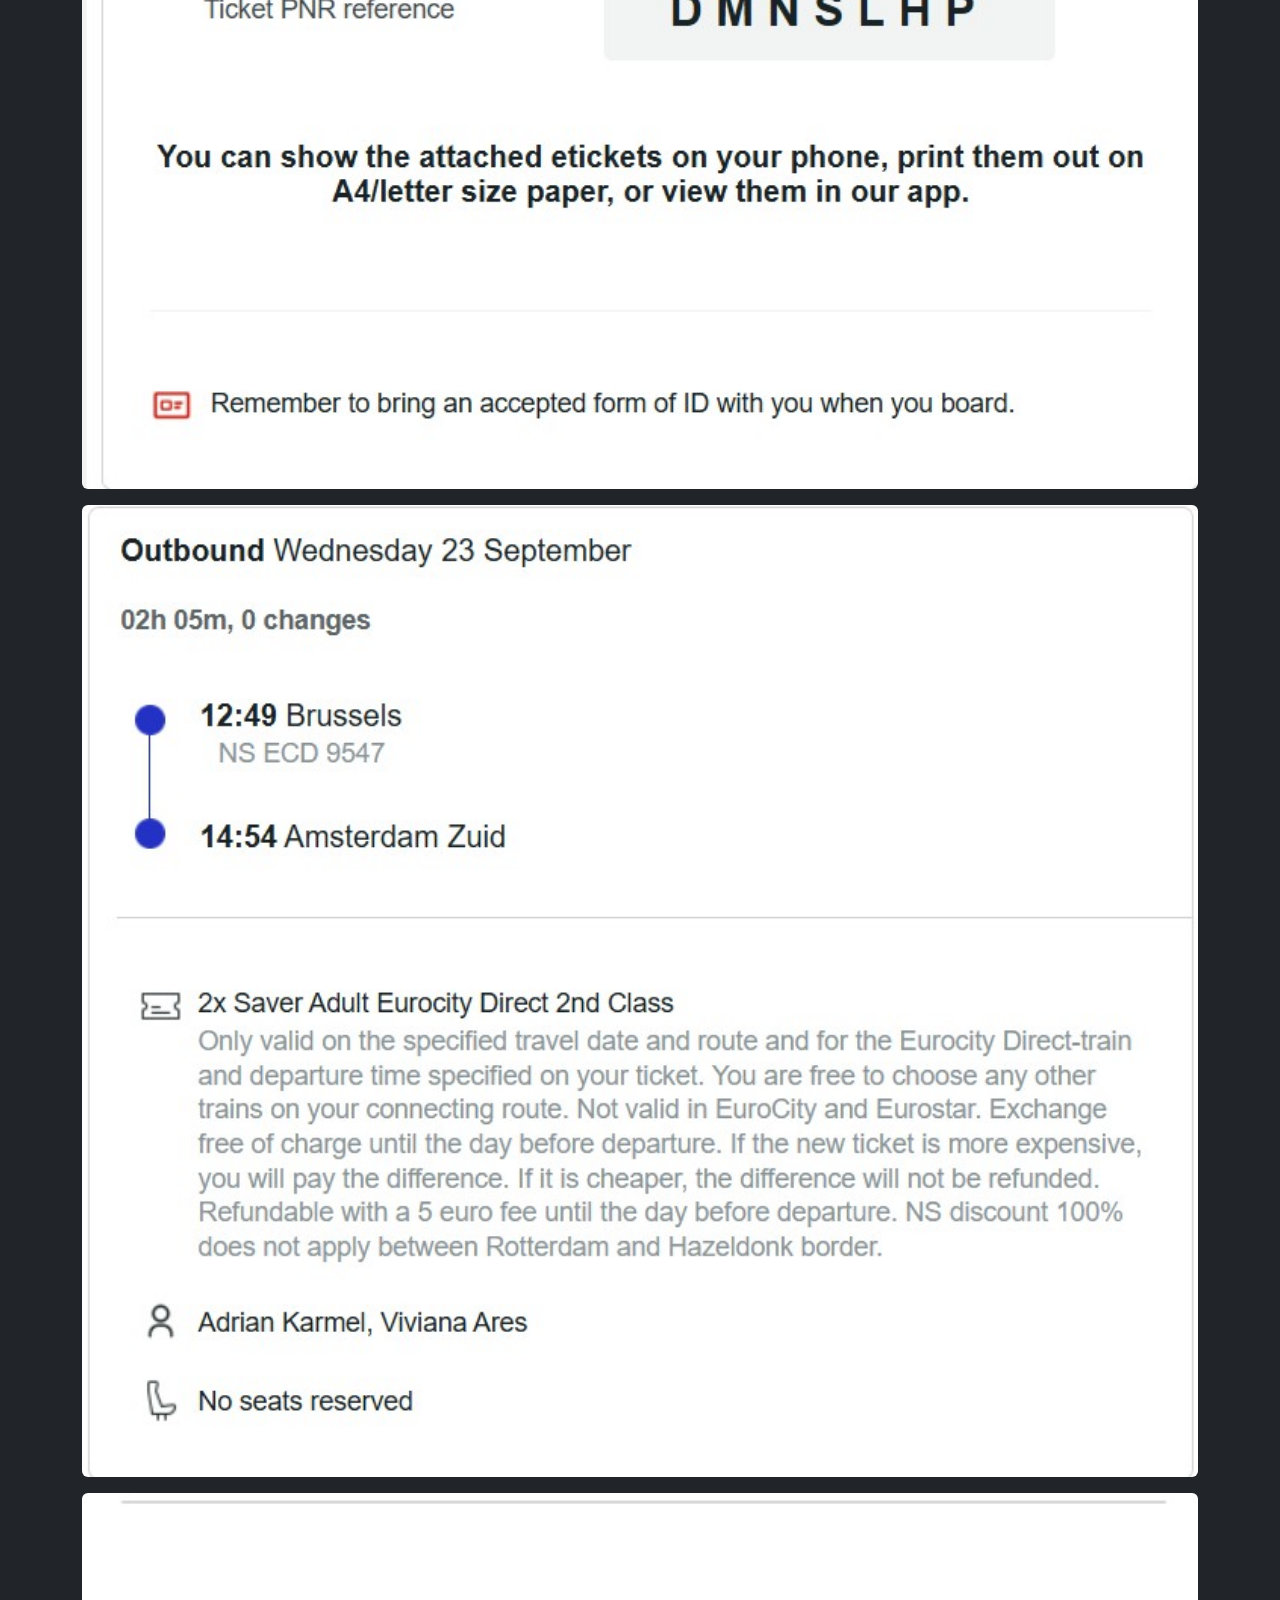
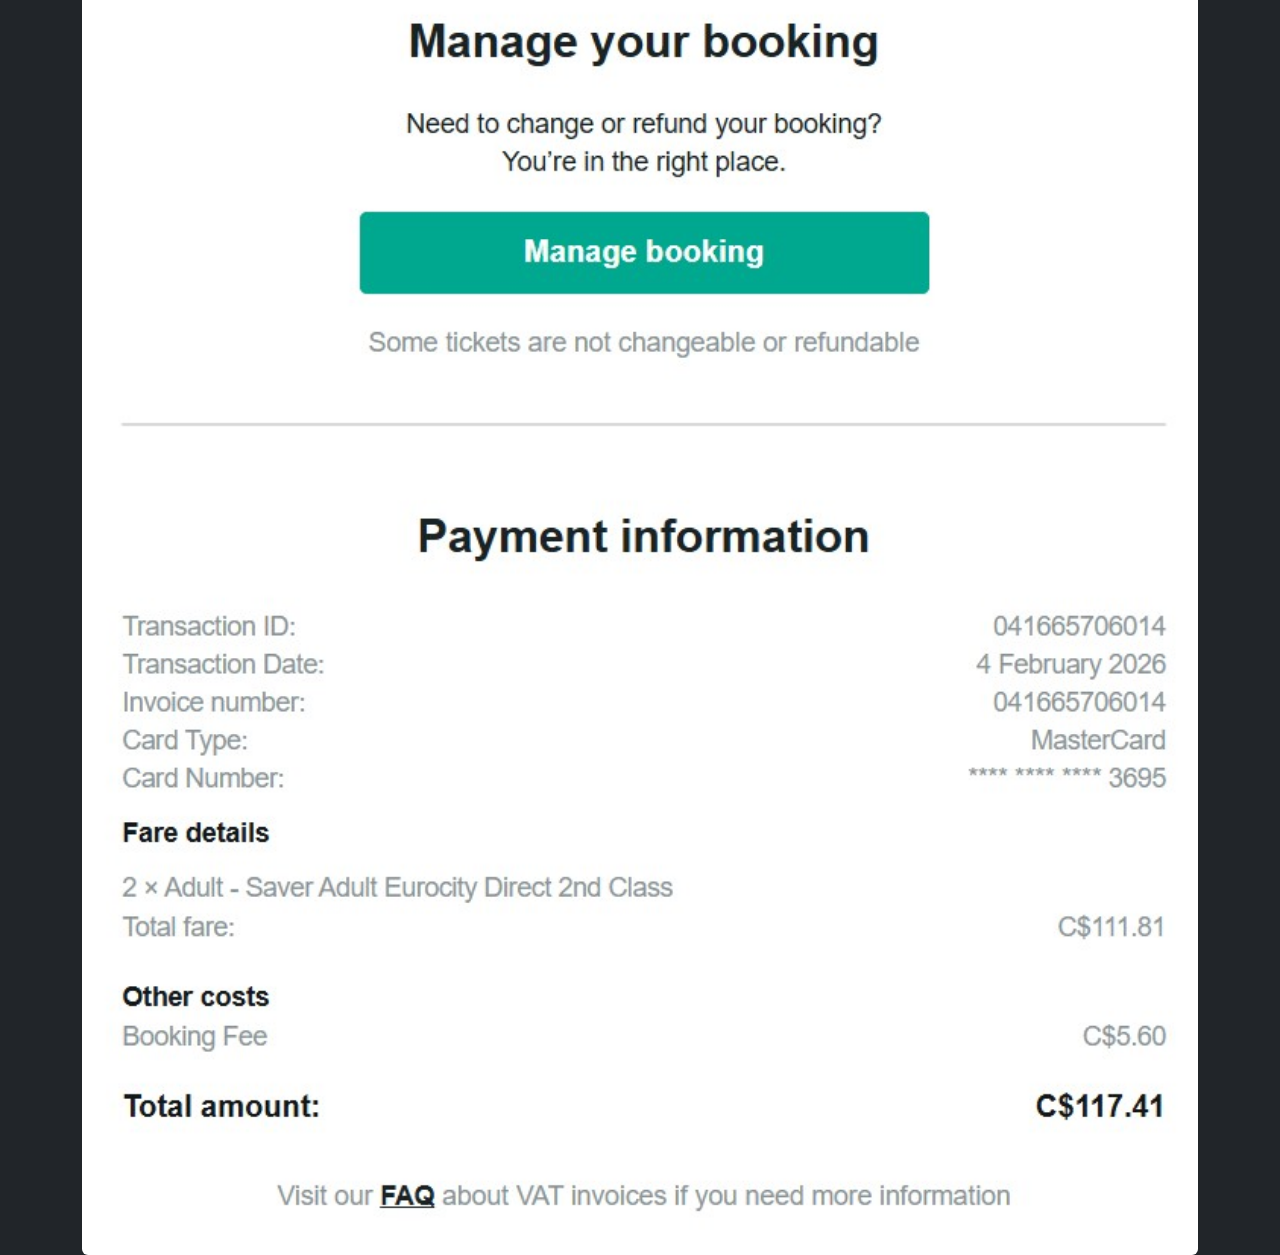
<file: belgica.html>
<!DOCTYPE html>

<html lang="en" data-bs-theme="dark">
    <head>
    <title>Bootstrap Example</title>
    <meta charset="utf-8">
    <meta name="viewport" content="width=device-width, initial-scale=1">
    <link href="https://cdn.jsdelivr.net/npm/bootstrap@5.3.3/dist/css/bootstrap.min.css" rel="stylesheet">
    <script src="https://cdn.jsdelivr.net/npm/bootstrap@5.3.3/dist/js/bootstrap.bundle.min.js"></script>
    <link rel="stylesheet" href="css/style.css">
    </head>
    <body>
       
        <div class="col-12">
            <div class="container mt-3"> 
            <div class="card custom-clickable-card">
                <a href="index.html" class="card-link-target"> </a>
                <div class="card-body">
                    <div class="flag-container">
                    <div class="flag belgica france-flag"></div>
                    <span class="flag-text">Belgica</span>  
                    </div>
                </div>
                </div>
            </div>
        </div>

        <div class="container mt-3"> 
            <div class="border">     
                <H4>AIRBNB</H4>
                <table class="table table-hover table-striped-columns">             
                    <tr>
                        <th>Check-In</th>      
                        <td class="">Sun, Sep 20 - 5:00 p.m.</td>
                    </tr> 
                    <tr>
                        <th>Check-out</th>      
                        <td class="">Checkout Wed, Sep 23 - 11:00 a.m.</td>
                    </tr>  
                    <tr>
                        <th>Confirmation code</th>      
                        <td class="">HMEFSN9JXJ</td>
                    </tr>                      
                    <tr>
                        <th scope="col">Home in Brussels</th>
                        <td>Hosted by Laurent</td>   
                    </tr>   
                    <tr>
                        <th scope="col">Direccion</th>
                        <td>Anspachlaan 190, Brussels, Brussels Hoofdstedelijk Gewest 1000, Belgium</td>   
                    </tr>   
                    <tr>
                        <th scope="col">Receipt ID</th>
                        <td>RC8KMQYQKY</td>   
                    </tr>    
                     <tr>
                        <th scope="col">Check-in method</th>
                        <td>Lockbox. You'll find instructions to 
                            get inside here 48 hours before check-in.
                        </td>   
                    </tr>   
                    <tr>
                        <th scope="col">Telefono</th>
                        <td>no ta</td>   
                    </tr>    
                </table>
            </div>  
        </div>      
        <br />
        <div class="container mt-3"> 
            <iframe src="./pictures/brusellas_Amsterdam.pdf" width="100%" height="800px"></iframe>
        </div>
        <br />
         <div class="container mt-3"> 
             <img src="./pictures/airbnb_belgica.jpg" class="rounded w-100 img-fluid">
        </div>   

        <div class="container mt-3"> 
            <br>
            <div class="border">     
                <H4>TREN BRUSELAS - AMSTERDAM</H4>
                <table class="table table-hover table-striped-columns">             
                    <tr>
                        <th>Horario Salida</th>      
                        <td class="">Wed Sep 23, 2026 12:49 Brussels</td>
                    </tr> 
                    <tr>
                        <th>Horario Llegada</th>      
                        <td class="">14:54 Amsterdam Zuid</td>
                    </tr>                
                </table>
            </div>  
        </div>    

        <div class="container mt-3"> 
             <img src="./pictures/Tren_Belgica_Amsterdam_1.jpg" class="rounded w-100 img-fluid">
        </div> 
        
         <div class="container mt-3"> 
             <img src="./pictures/Tren_Belgica_Amsterdam_2.jpg" class="rounded w-100 img-fluid">
        </div> 
         <div class="container mt-3"> 
             <img src="./pictures/Tren_Belgica_Amsterdam_3.jpg" class="rounded w-100 img-fluid">
        </div> 
        <script src="js/main.js"></script>
    </body> 
</html>
</file>
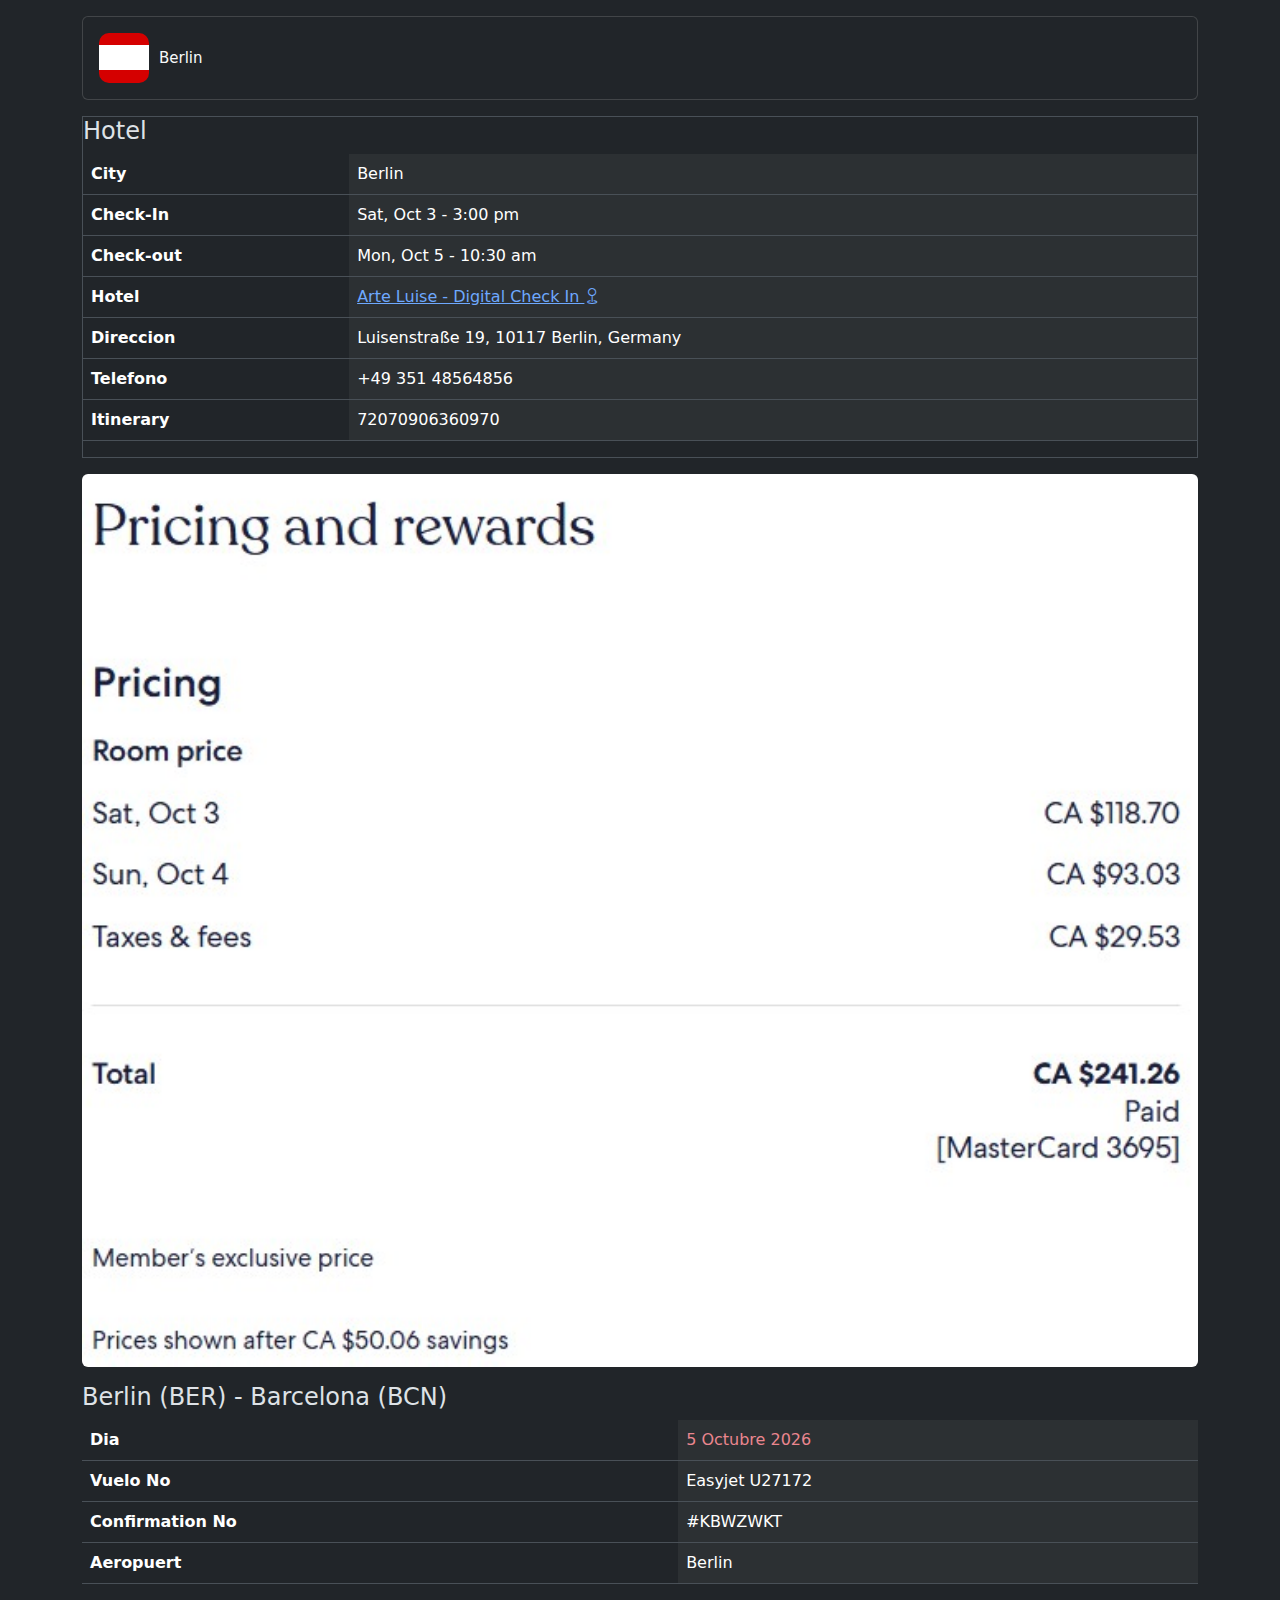
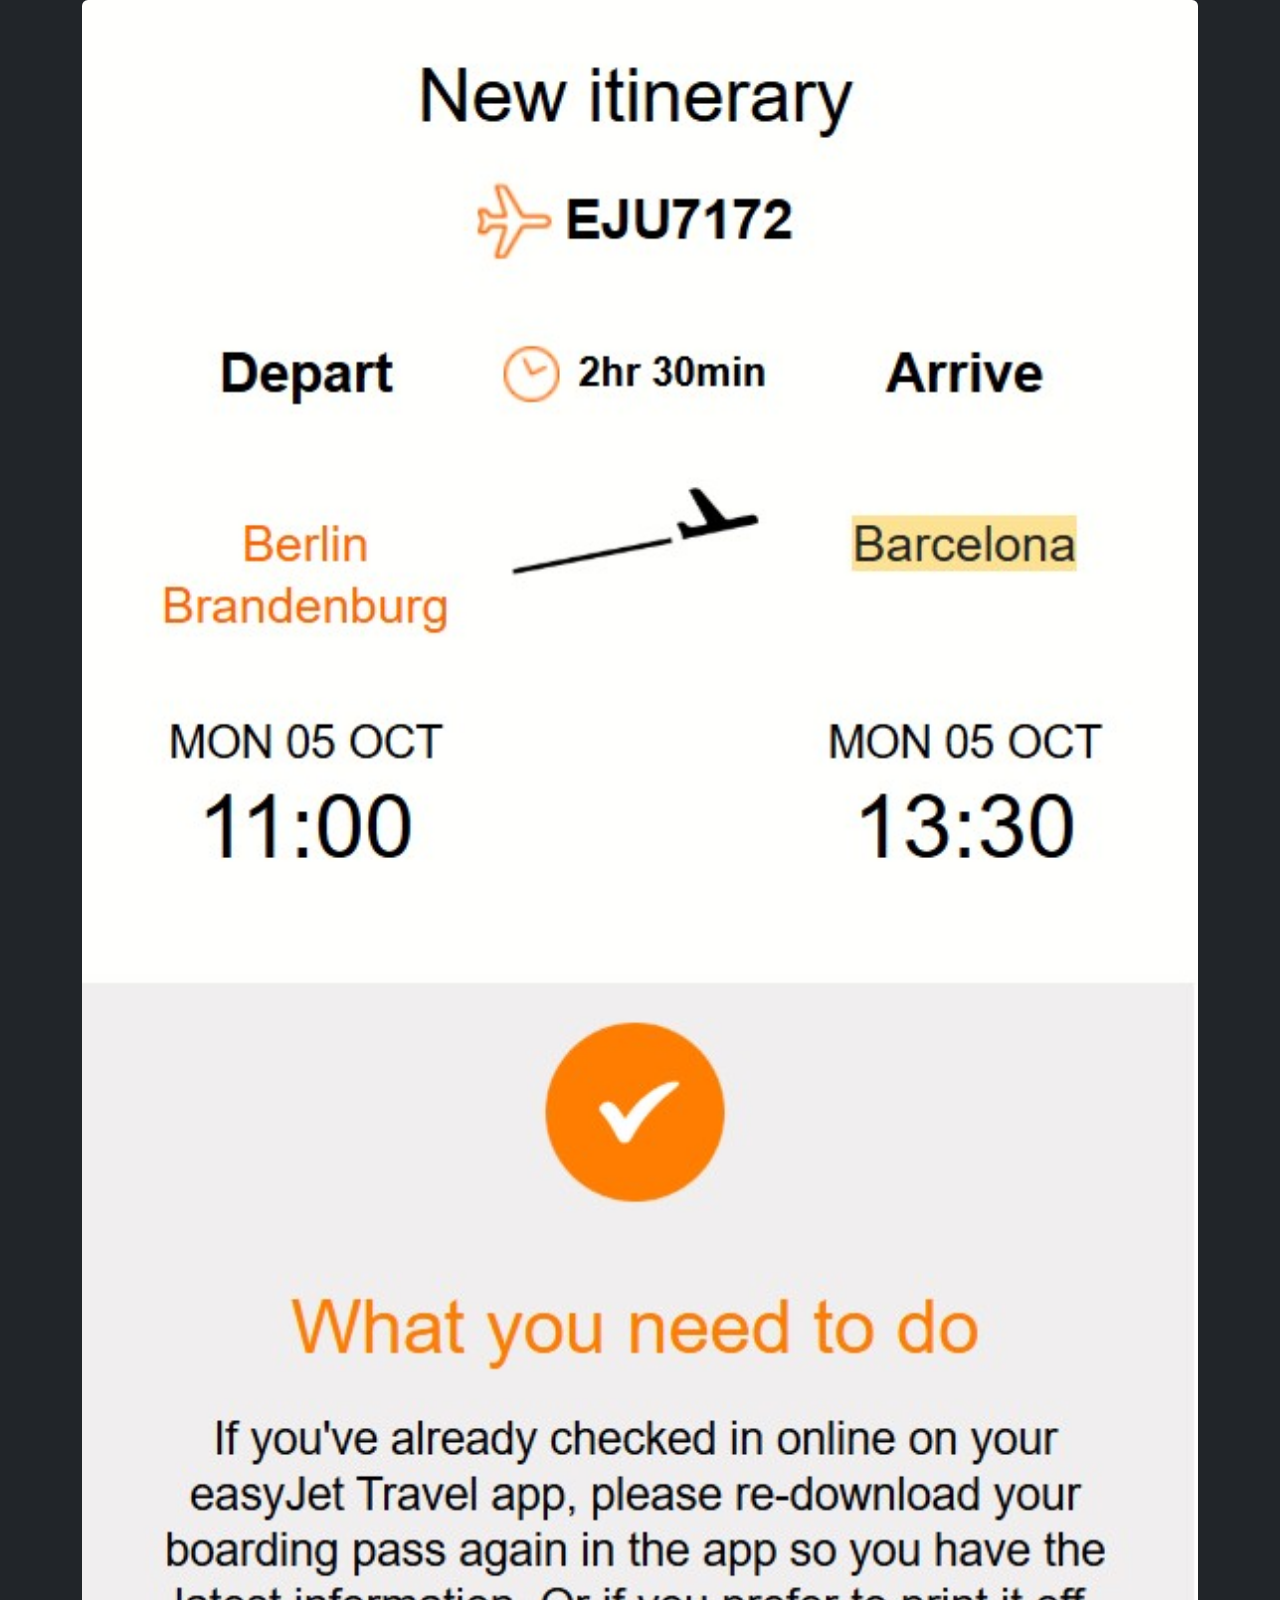
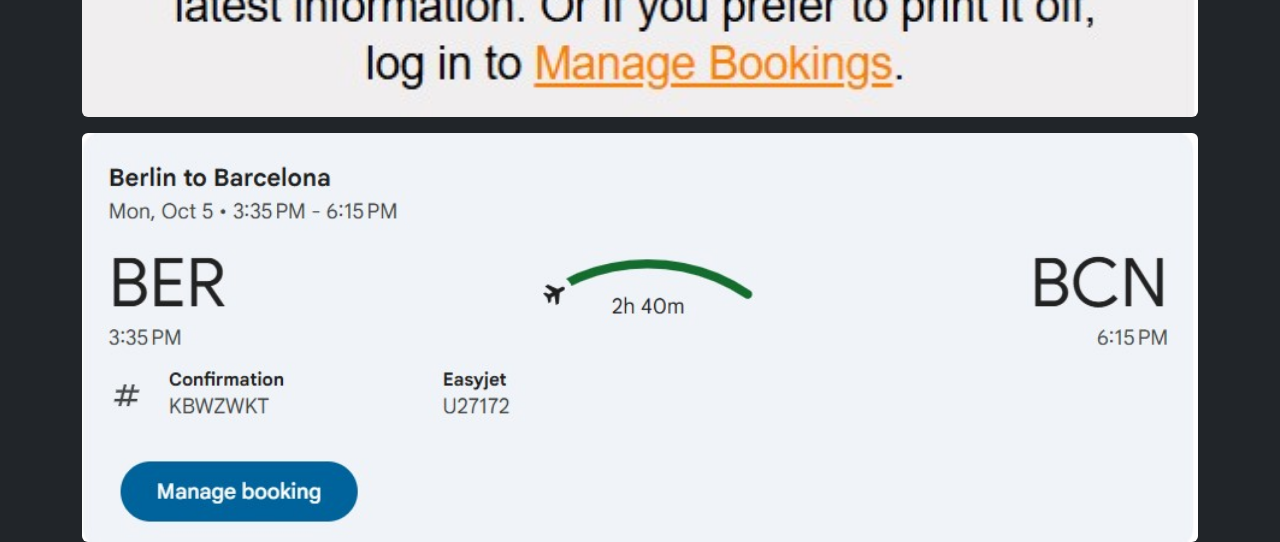
<file: berlin.html>
<!DOCTYPE html>

<html lang="en" data-bs-theme="dark">
    <head>
    <title>Bootstrap Example</title>
    <meta charset="utf-8">
    <meta name="viewport" content="width=device-width, initial-scale=1">
    <link href="https://cdn.jsdelivr.net/npm/bootstrap@5.3.3/dist/css/bootstrap.min.css" rel="stylesheet">
    <script src="https://cdn.jsdelivr.net/npm/bootstrap@5.3.3/dist/js/bootstrap.bundle.min.js"></script>
    <link rel="stylesheet" href="https://cdn.jsdelivr.net/npm/bootstrap-icons@1.3.0/font/bootstrap-icons.css">

    <link rel="stylesheet" href="css/style.css">
    </head>
    <body>
      
    <div class="col-12">
        <div class="container mt-3"> 
            <div class="card custom-clickable-card">
                <a href="index.html" class="card-link-target"> </a>
                <div class="card-body">
                    <div class="flag-container">
                    <div class="berlin-flag" style="width:50px;height:50px;border-radius:20%;"></div>
                    <span class="flag-text text-light-emphasis">Berlin<br>
                                
                    </span>  
                    </div>
                </div>
            </div>
        </div>
     
    <div class="container mt-3"> 
            <div class="border">     
                <H4>Hotel</H4>
                <table class="table table-hover table-striped-columns">   
                    <tr>
                        <th>City</th>      
                        <td class="">Berlin</td>
                    </tr>            
                    <tr>
                        <th>Check-In</th>      
                        <td class="">Sat, Oct 3 - 3:00 pm</td>
                    </tr> 
                    <tr>
                        <th>Check-out</th>      
                        <td class="">Mon, Oct 5 - 10:30 am</td>
                    </tr>                                                       
                    <tr>
                        <th scope="col">Hotel</th>
                        <td>                            
                            <a href="https://www.google.com/maps/place/Arte+Luise+Arthotel/@52.5217298,13.3770647,17z/data=!4m10!3m9!1s0x47a851c05681e76d:0xdf6e368fdc7b87c!5m3!1s2026-03-28!4m1!1i2!8m2!3d52.5217266!4d13.3796396!16s%2Fg%2F1hb_h4rw3?entry=ttu&g_ep=EgoyMDI2MDMyNC4wIKXMDSoASAFQAw%3D%3D" 
                                target="_blank">
                                Arte Luise - Digital Check In
                                <i class="bi bi-geo"></i>
                            </a>
                        </td>   
                    </tr>   
                    <tr>
                        <th scope="col">Direccion</th>
                        <td>Luisenstraße 19, 10117 Berlin, Germany</td>   
                    </tr>   
                    <tr>
                        <th scope="col">Telefono</th>
                        <td>+49 351 48564856</td>   
                    </tr> 
                    <tr>
                        <th>Itinerary</th>      
                        <td class="">72070906360970</td>
                    </tr>    
                </table>
            </div>  
        </div>     
         <div class="container mt-3"> 
             <img src="./pictures/Hotel_Berlin.jpg" class="rounded w-100 img-fluid">
         </div> 

        <div class="container mt-3"> 
            <H4>Berlin (BER) - Barcelona (BCN)</H4>
            <table class="table table-hover table-striped-columns">  
                <tr>
                    <th>Dia</th>      
                    <td class="text-danger-emphasis">5 Octubre 2026</td>
                </tr>
                <tr>
                    <th scope="col">Vuelo No</th>
                    <td>Easyjet U27172</td>   
                </tr>   
                <tr>
                    <th scope="col">Confirmation No</th>
                    <td>#KBWZWKT</td>   
                </tr>   
                <tr>
                    <th scope="col">Aeropuert</th>
                    <td>Berlin</td>   
                </tr>                 
            </table>
        </div>  

        <div class="container mt-3"> 
             <img src="./pictures//vuelo_Berlin_Barcelona_1.jpg" class="rounded w-100 img-fluid">
       </div>  
       <div class="container mt-3"> 
             <img src="./pictures//vuelo_Berlin_Barcelona.jpg" class="rounded w-100 img-fluid">
       </div> 
        <script src="js/main.js"></script>
    </body>    
</html>
</file>
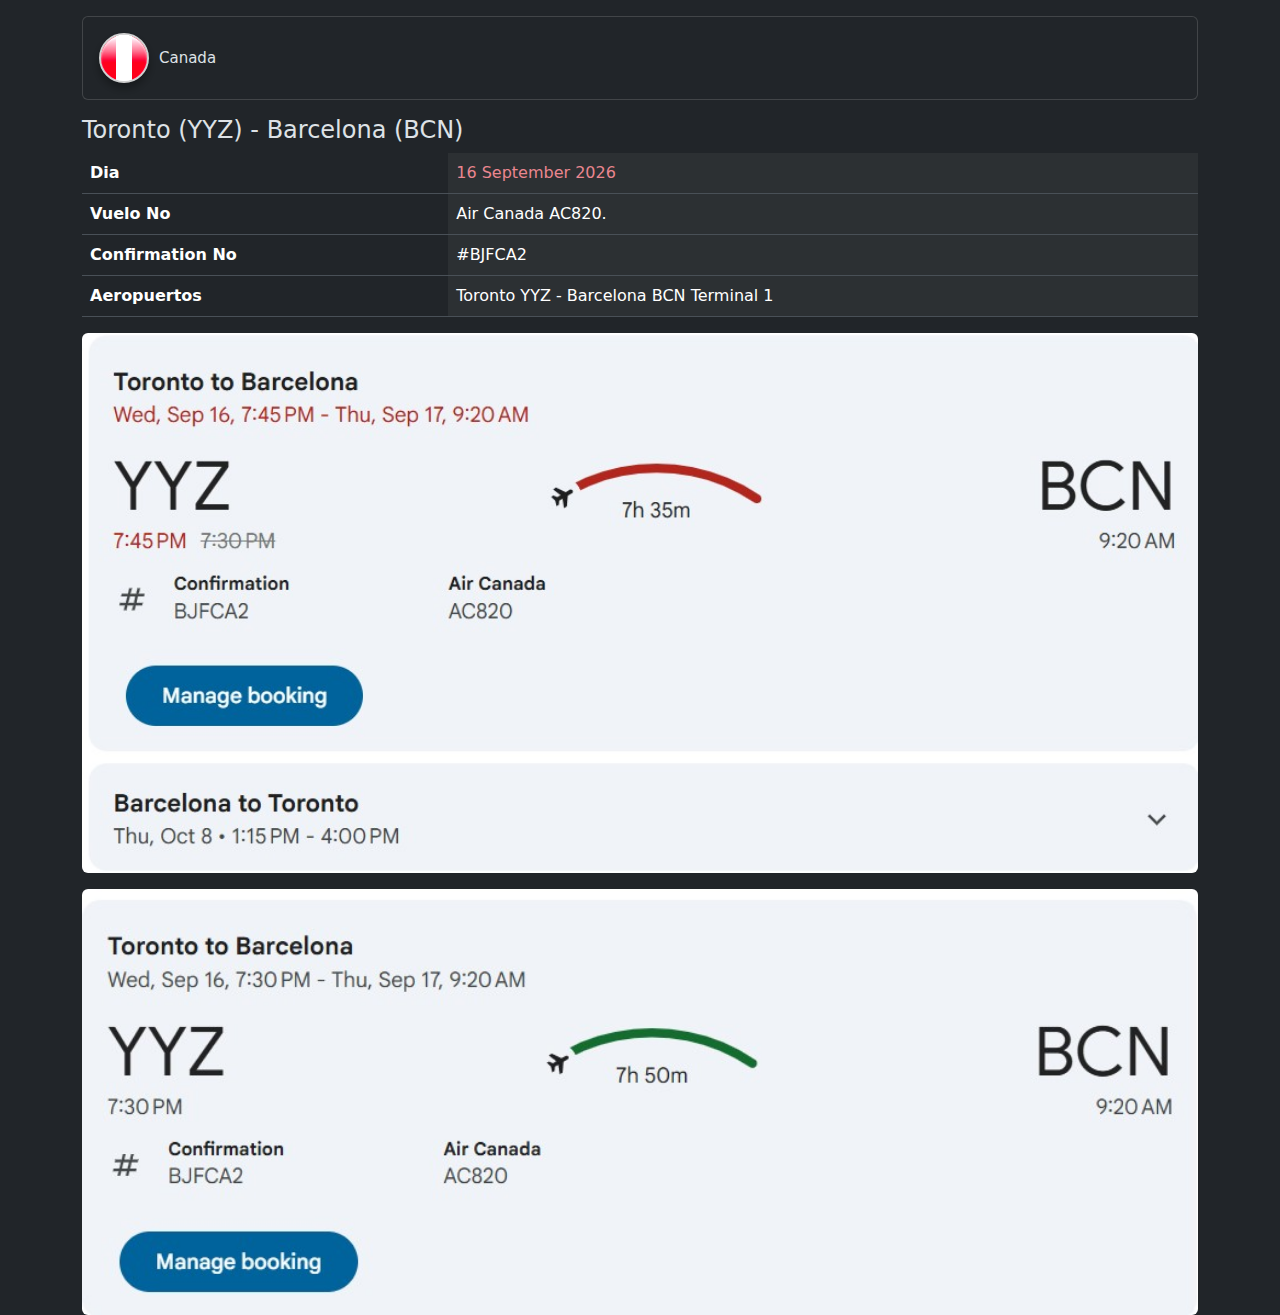
<file: canada.html>
<!DOCTYPE html>

<html lang="en" data-bs-theme="dark">
    <head>
    <title>Bootstrap Example</title>
    <meta charset="utf-8">
    <meta name="viewport" content="width=device-width, initial-scale=1">
    <link href="https://cdn.jsdelivr.net/npm/bootstrap@5.3.3/dist/css/bootstrap.min.css" rel="stylesheet">
    <script src="https://cdn.jsdelivr.net/npm/bootstrap@5.3.3/dist/js/bootstrap.bundle.min.js"></script>
    <link rel="stylesheet" href="css/style.css">
    </head>
    <body>             
        <div class="container mt-3"> 
          <div class="card custom-clickable-card">
              <a href="index.html" class="card-link-target"> </a>
              <div class="card-body">
                <div class="flag-container">
                  <div class="flag canada"></div>
                  <span class="flag-text">Canada</span>                    
                </div>             
              </div>             
            </div>
        </div>

        <div class="container mt-3"> 
            <H4>Toronto (YYZ) - Barcelona (BCN)</H4>
            <table class="table table-hover table-striped-columns">  
                <tr>
                    <th>Dia</th>      
                    <td class="text-danger-emphasis">16 September 2026</td>
                </tr>
                <tr>
                    <th scope="col">Vuelo No</th>
                    <td>Air Canada AC820.</td>   
                </tr>   
                <tr>
                    <th scope="col">Confirmation No</th>
                    <td>#BJFCA2</td>   
                </tr>   
                <tr>
                    <th scope="col">Aeropuertos</th>
                    <td>Toronto YYZ - Barcelona BCN Terminal 1</td>   
                </tr>                 
            </table>
        </div>  
         <div class="container mt-3"> 
             <img src="./pictures//vuelo_Toronto_Barcelona_1.jpg" class="rounded w-100 img-fluid">
        </div> 
        <div class="container mt-3"> 
             <img src="./pictures//vuelo_Toronto_Barcelona.jpg" class="rounded w-100 img-fluid">
        </div> 
         <script src="js/main.js"></script>
    </body>    
</html>
</file>
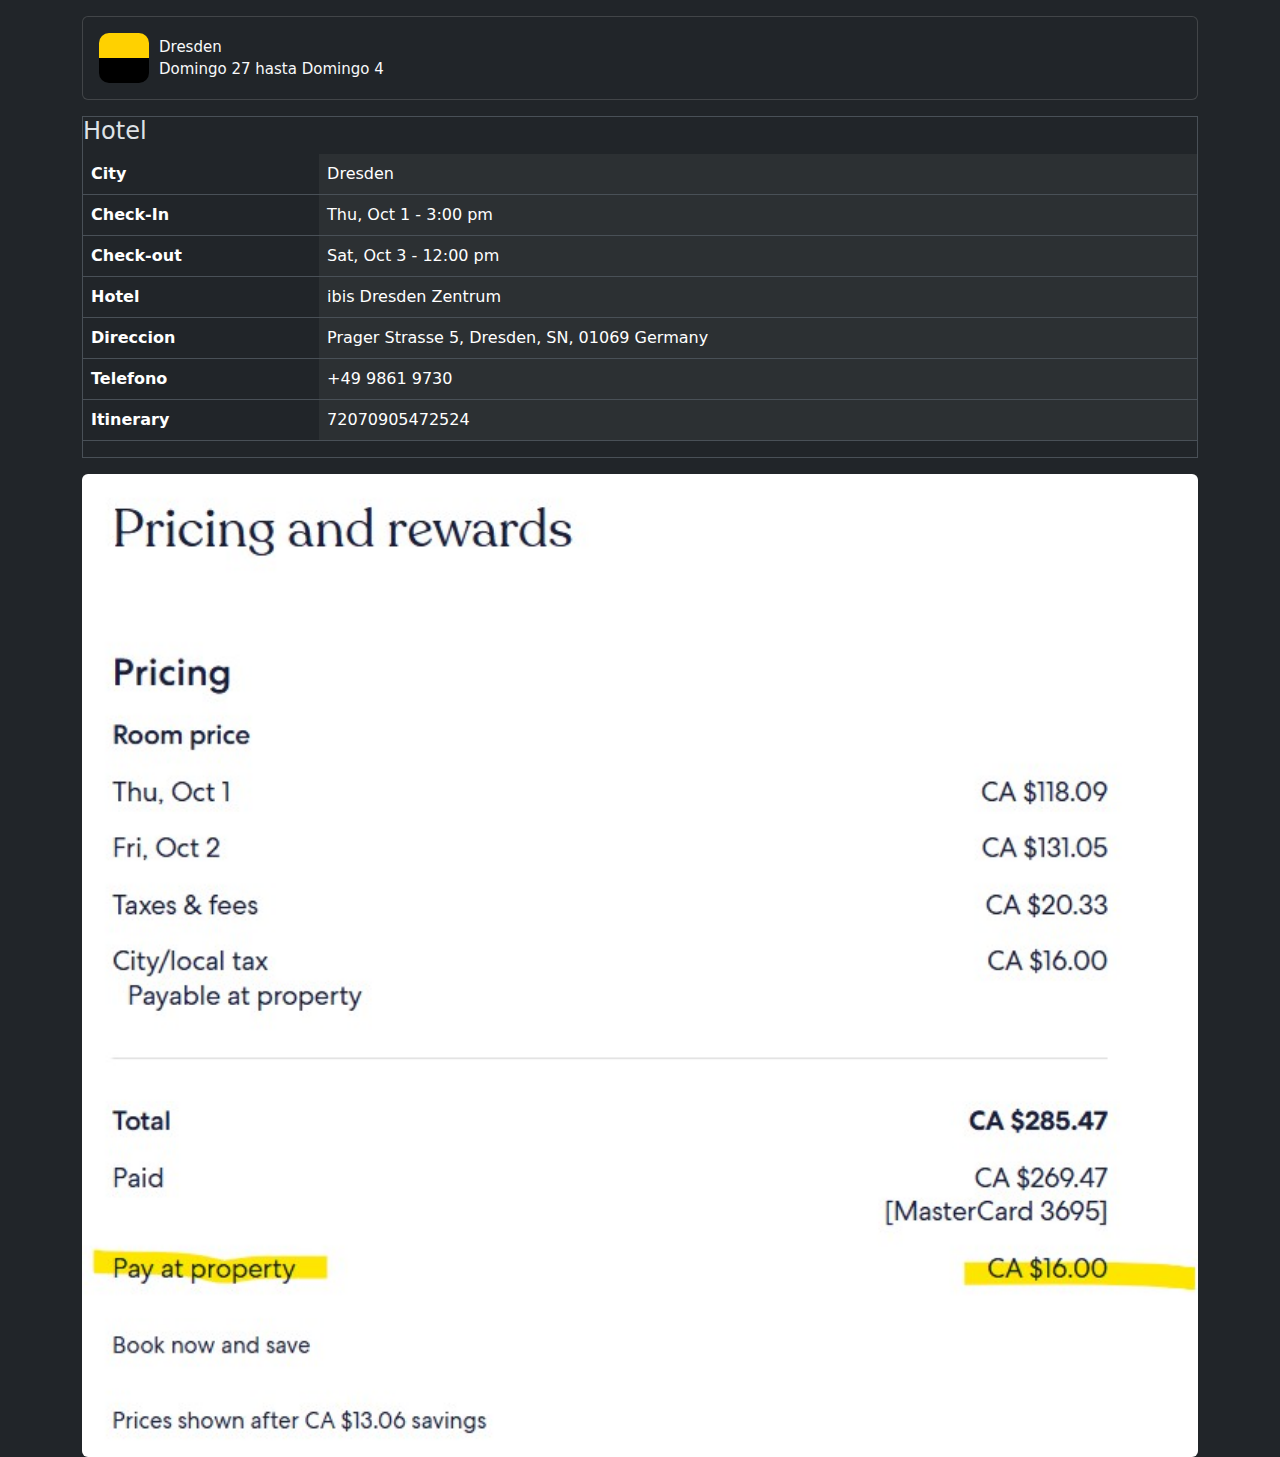
<file: dresden.html>
<!DOCTYPE html>

<html lang="en" data-bs-theme="dark">
    <head>
    <title>Bootstrap Example</title>
    <meta charset="utf-8">
    <meta name="viewport" content="width=device-width, initial-scale=1">
    <link href="https://cdn.jsdelivr.net/npm/bootstrap@5.3.3/dist/css/bootstrap.min.css" rel="stylesheet">
    <script src="https://cdn.jsdelivr.net/npm/bootstrap@5.3.3/dist/js/bootstrap.bundle.min.js"></script>
    <link rel="stylesheet" href="css/style.css">
    </head>
    <body>
        
        
         <div class="col-12">
            <div class="container mt-3"> 
            <div class="card custom-clickable-card">
                <a href="index.html" class="card-link-target"> </a>
                <div class="card-body">
                    <div class="flag-container">
                    <div class="dresden-flag" style="width:50px;height:50px;border-radius:20%;"></div>
                    <span class="flag-text text-light-emphasis">Dresden<br>
                               Domingo 27 hasta Domingo 4
                    </span>  
                    </div>
                </div>
                </div>
            </div>
        </div>      


         <div class="container mt-3"> 
            <div class="border">     
                <H4>Hotel</H4>
                <table class="table table-hover table-striped-columns">   
                    <tr>
                        <th>City</th>      
                        <td class="">Dresden</td>
                    </tr>            
                    <tr>
                        <th>Check-In</th>      
                        <td class="">Thu, Oct 1 - 3:00 pm</td>
                    </tr> 
                    <tr>
                        <th>Check-out</th>      
                        <td class="">Sat, Oct 3 - 12:00 pm</td>
                    </tr>                                                       
                    <tr>
                        <th scope="col">Hotel</th>
                        <td>ibis Dresden Zentrum</td>   
                    </tr>   
                    <tr>
                        <th scope="col">Direccion</th>
                        <td>Prager Strasse 5, Dresden, SN, 01069 Germany</td>   
                    </tr>   
                    <tr>
                        <th scope="col">Telefono</th>
                        <td>+49 9861 9730</td>   
                    </tr> 
                    <tr>
                        <th>Itinerary</th>      
                        <td class="">72070905472524</td>
                    </tr>    
                </table>
            </div>  
        </div>     

        <div class="container mt-3"> 
             <img src="./pictures/Hotel_Dresden.jpg" class="rounded w-100 img-fluid">
       </div> 
        <script src="js/main.js"></script>
    </body>
</html>

<script>
    // Obtener los botones
    const topBtn = document.getElementById("topBtn");
    const bottomBtn = document.getElementById("bottomBtn");

    // Cuando el usuario se desplaza, mostrar los botones si no está en la parte superior/inferior
    window.onscroll = function() {scrollFunction()};

    function scrollFunction() {
        // Muestra el botón de "Principio" si el desplazamiento es mayor a 20px del top
        if (document.body.scrollTop > 20 || document.documentElement.scrollTop > 20) {
            topBtn.style.display = "block";
            bottomBtn.style.display = "block";
        } else {
            topBtn.style.display = "none";
            bottomBtn.style.display = "none";
        }
    }

    // Función para ir al principio de la página
    function scrollToTop() {
        window.scrollTo({
            top: 0,
            behavior: 'smooth' // Desplazamiento suave
        });
    }

    // Función para ir al final de la página
    function scrollToBottom() {
        window.scrollTo({
            top: document.documentElement.scrollHeight, // Desplazar hasta el final del documento
            behavior: 'smooth' // Desplazamiento suave
        });
    }
</script>
</file>
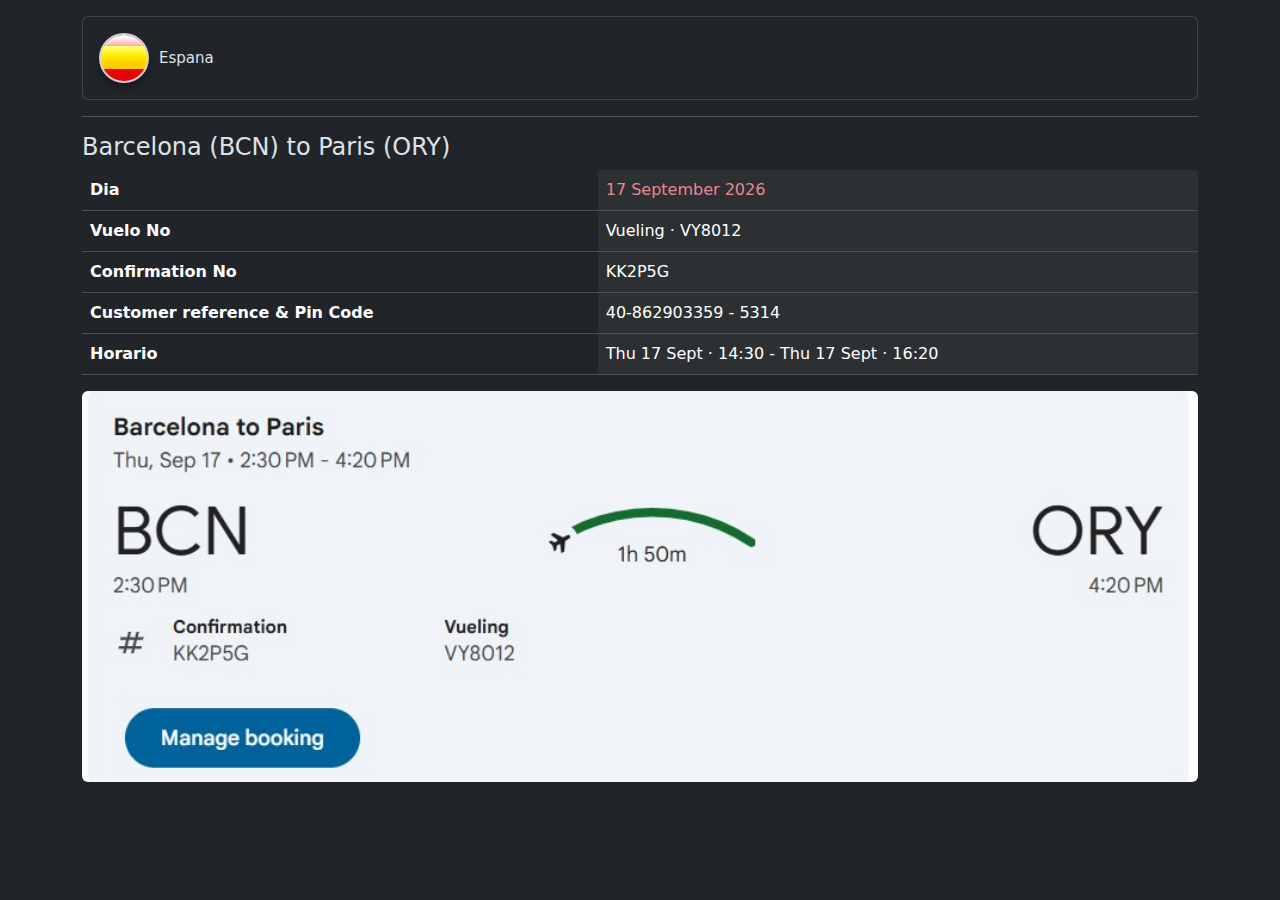
<file: espana.html>
<!DOCTYPE html>

<html lang="en" data-bs-theme="dark">
  <head>
    <title>Bootstrap Example</title>
    <meta charset="utf-8">
    <meta name="viewport" content="width=device-width, initial-scale=1">
    <link href="https://cdn.jsdelivr.net/npm/bootstrap@5.3.3/dist/css/bootstrap.min.css" rel="stylesheet">
    <script src="https://cdn.jsdelivr.net/npm/bootstrap@5.3.3/dist/js/bootstrap.bundle.min.js"></script>
    <link rel="stylesheet" href="css/style.css">
  </head>

  <body>
    <div class="container mt-3"> 
      <div class="card custom-clickable-card">
          <a href="index.html" class="card-link-target"> </a>
          <div class="card-body">
            <div class="flag-container">
              <div class="flag espana"></div>
              <span class="flag-text">Espana</span>                    
            </div>             
          </div>             
      </div>
    </div>
   <div class="container mt-3"> 
             <hr>
            <H4>Barcelona (BCN) to Paris (ORY)</H4>
            <table class="table table-hover table-striped-columns">  
                <tr>
                    <th>Dia</th>      
                    <td class="text-danger-emphasis">17 September 2026</td>
                </tr>
                <tr>
                    <th scope="col">Vuelo No</th>
                    <td>Vueling · VY8012</td>   
                </tr>   
                <tr>
                    <th scope="col">Confirmation No</th>
                    <td>KK2P5G</td>   
                </tr>   
                <tr>
                    <th scope="col">Customer reference & Pin Code</th>
                    <td>40-862903359  - 5314</td>   
                </tr>           
                <tr>
                    <th scope="col">Horario</th>
                    <td>Thu 17 Sept · 14:30 - Thu 17 Sept · 16:20</td>                       
                </tr>      
            </table>
        </div>  
        <div class="container mt-3"> 
             <img src="./pictures//vuelo_Barcelona_paris.jpg" class="rounded w-100 img-fluid">
        </div> 
         <script src="js/main.js"></script>
  </body>
</html>
</file>
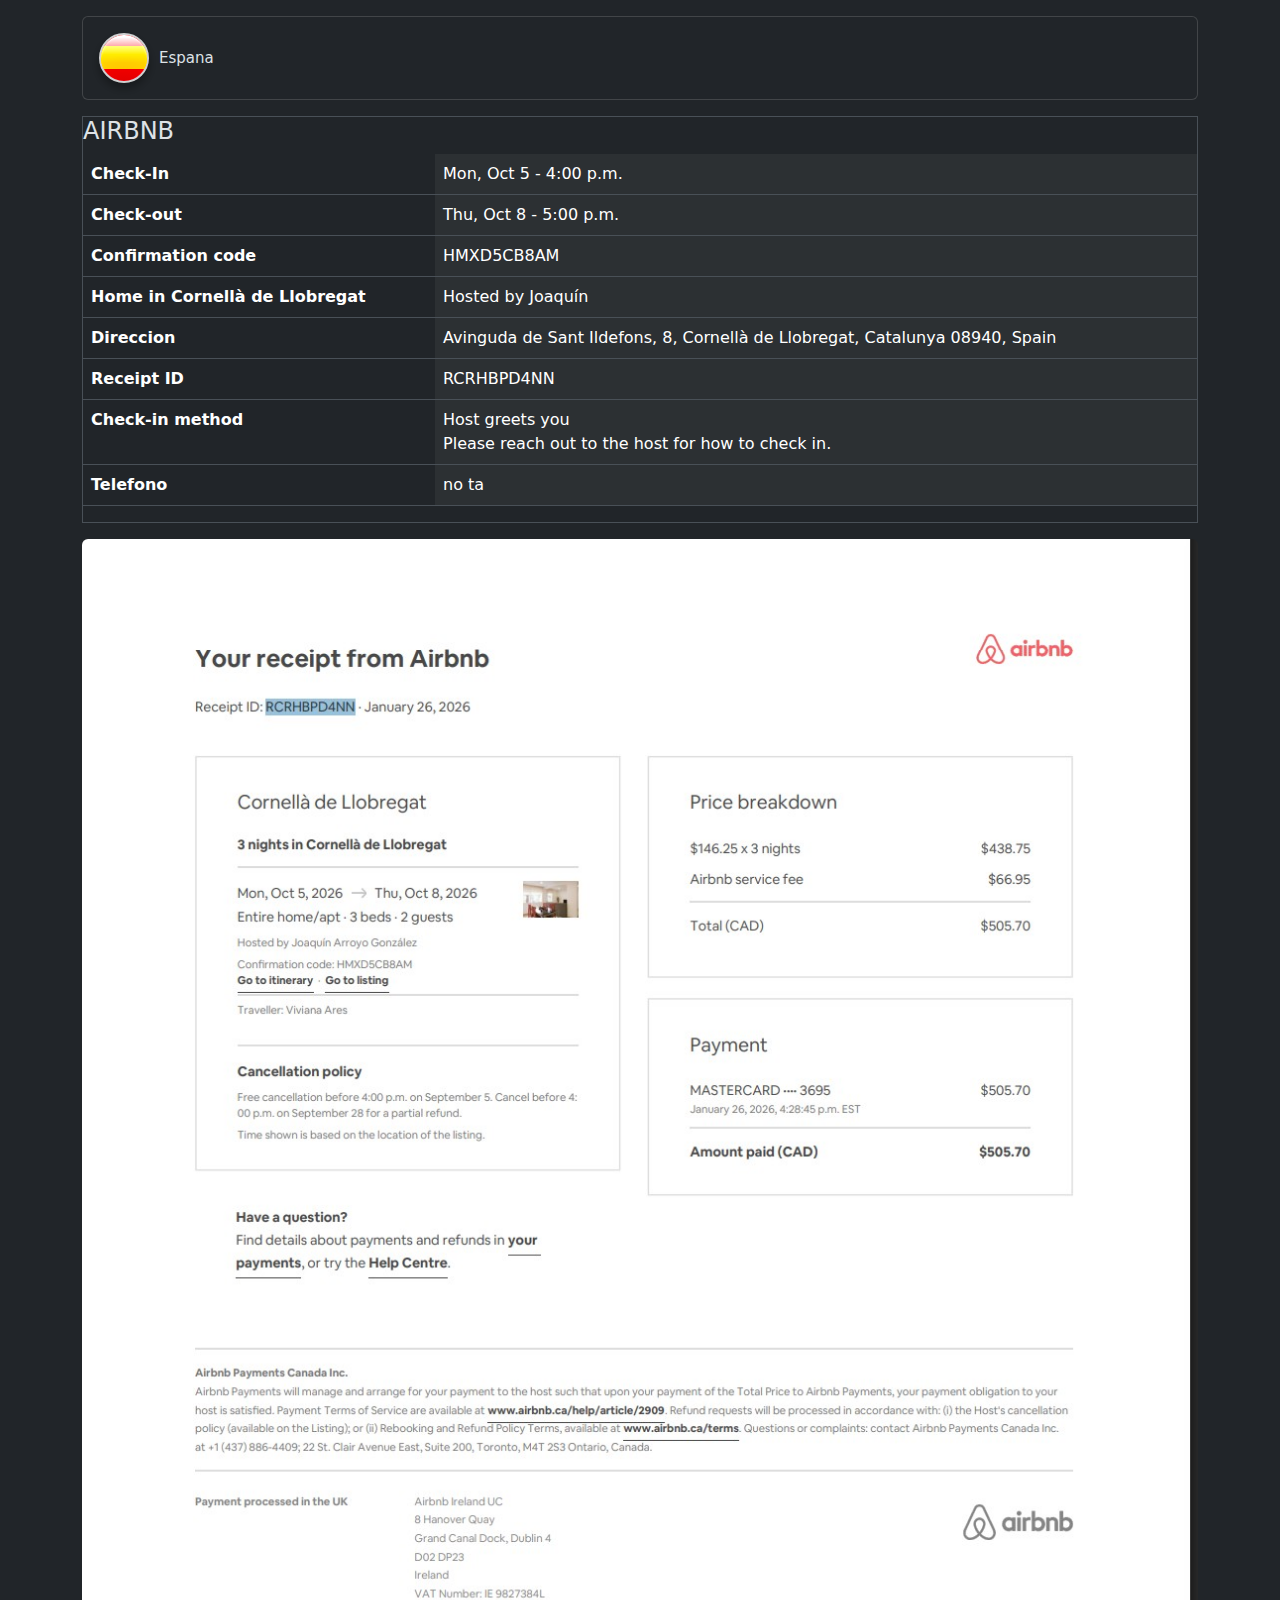
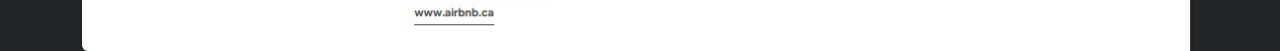
<file: espana_1.html>
<!DOCTYPE html>

<html lang="en" data-bs-theme="dark">
  <head>
    <title>Bootstrap Example</title>
    <meta charset="utf-8">
    <meta name="viewport" content="width=device-width, initial-scale=1">
    <link href="https://cdn.jsdelivr.net/npm/bootstrap@5.3.3/dist/css/bootstrap.min.css" rel="stylesheet">
    <script src="https://cdn.jsdelivr.net/npm/bootstrap@5.3.3/dist/js/bootstrap.bundle.min.js"></script>
    <link rel="stylesheet" href="css/style.css">
  </head>

  <body>
     
    <div class="container mt-3"> 
      <div class="card custom-clickable-card">
          <a href="index.html" class="card-link-target"> </a>
          <div class="card-body">
            <div class="flag-container">
              <div class="flag espana"></div>
              <span class="flag-text">Espana</span>                    
            </div>             
          </div>             
      </div>
    </div>
  <div class="container mt-3"> 
            <div class="border">     
                <H4>AIRBNB</H4>
                <table class="table table-hover table-striped-columns">             
                    <tr>
                        <th>Check-In</th>      
                        <td class="">Mon, Oct 5 - 4:00 p.m.</td>
                    </tr> 
                    <tr>
                        <th>Check-out</th>      
                        <td class="">Thu, Oct 8 - 5:00 p.m.</td>
                    </tr>  
                    <tr>
                        <th>Confirmation code</th>      
                        <td class="">HMXD5CB8AM</td>
                    </tr>                      
                    <tr>
                        <th scope="col">Home in Cornellà de Llobregat</th>
                        <td>Hosted by Joaquín</td>   
                    </tr>   
                    <tr>
                        <th scope="col">Direccion</th>
                        <td>Avinguda de Sant Ildefons, 8, Cornellà de Llobregat, Catalunya 08940, Spain</td>   
                    </tr>   
                    <tr>
                        <th scope="col">Receipt ID</th>
                        <td>RCRHBPD4NN</td>   
                    </tr>    
                     <tr>
                        <th scope="col">Check-in method</th>
                        <td>Host greets you <br>
                            Please reach out to the host for how to check in.
                        </td>   
                    </tr>   
                    <tr>
                        <th scope="col">Telefono</th>
                        <td>no ta</td>   
                    </tr>    
                </table>
            </div>  
        </div>      
        
         <div class="container mt-3"> 
             <img src="./pictures/airbnb_espania.jpg" class="rounded w-100 img-fluid">
        </div>   
             <script src="js/main.js"></script>
  </body>
</html>
</file>
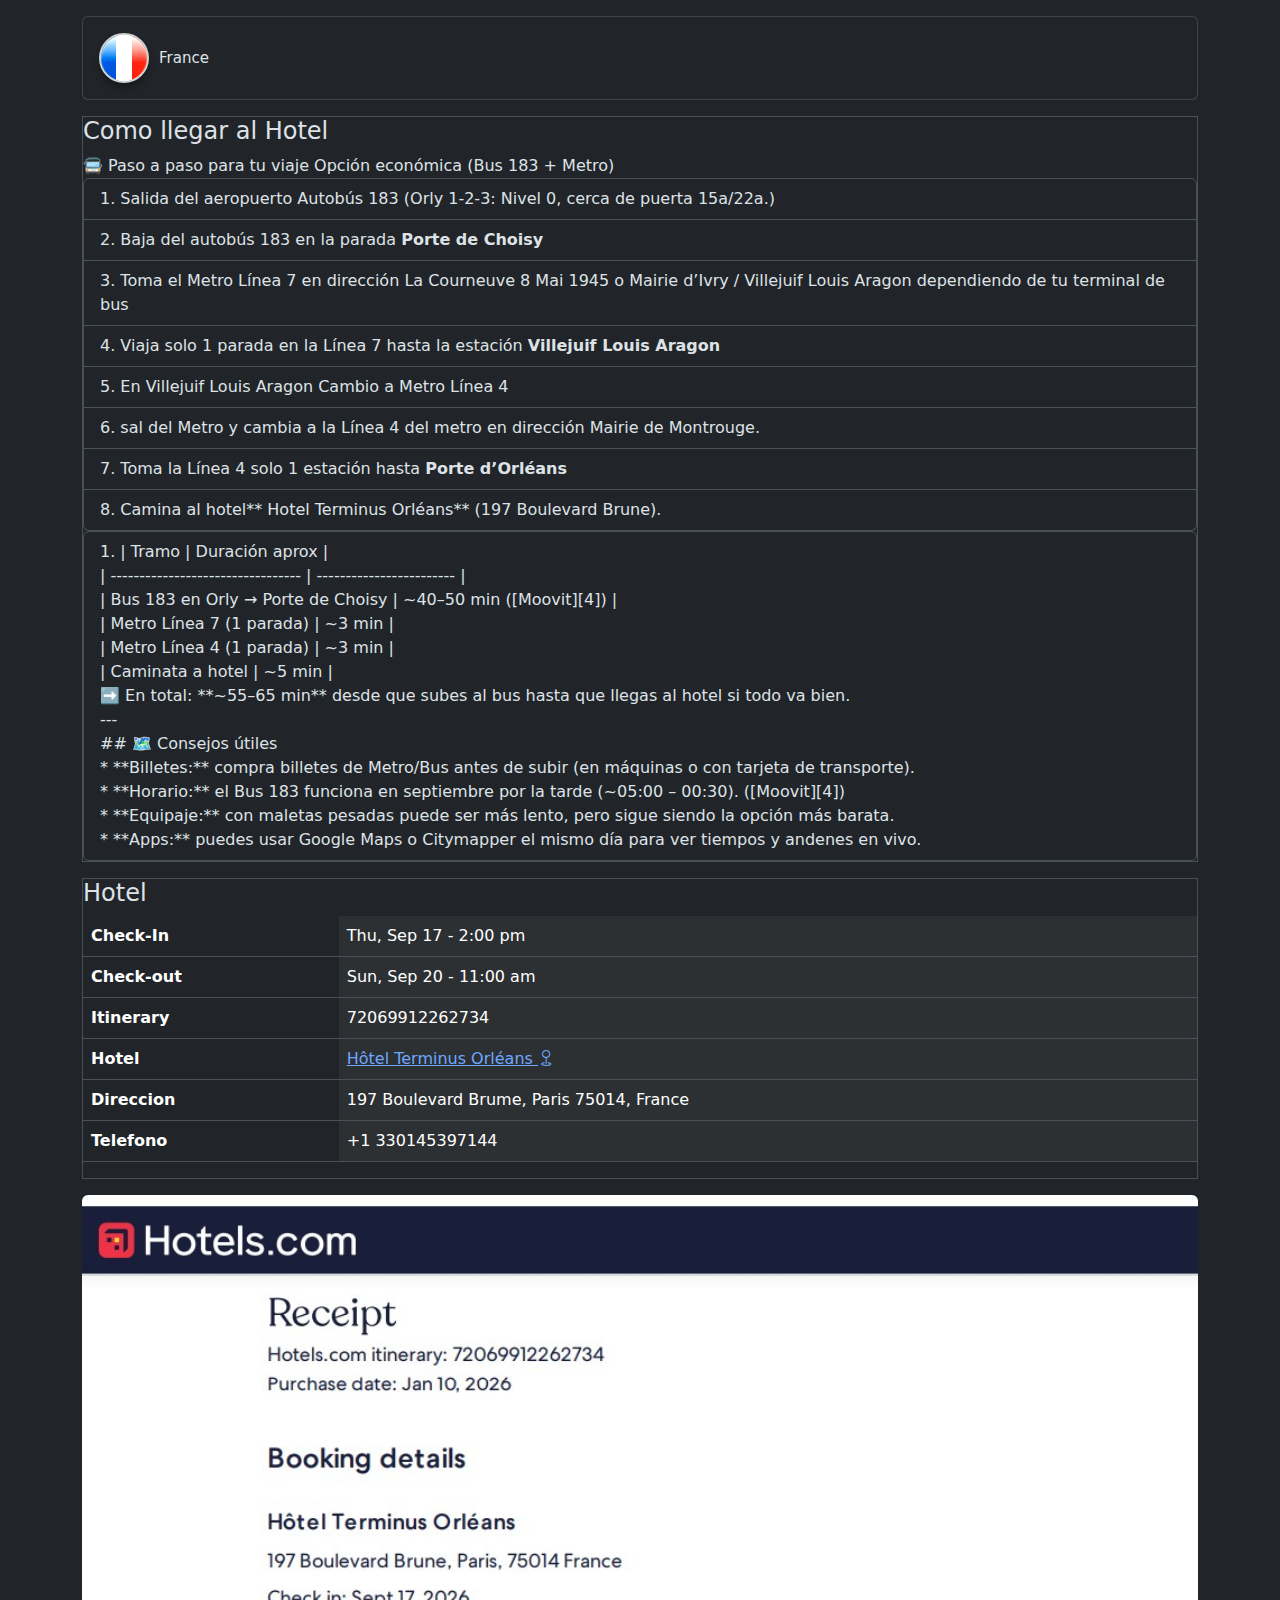
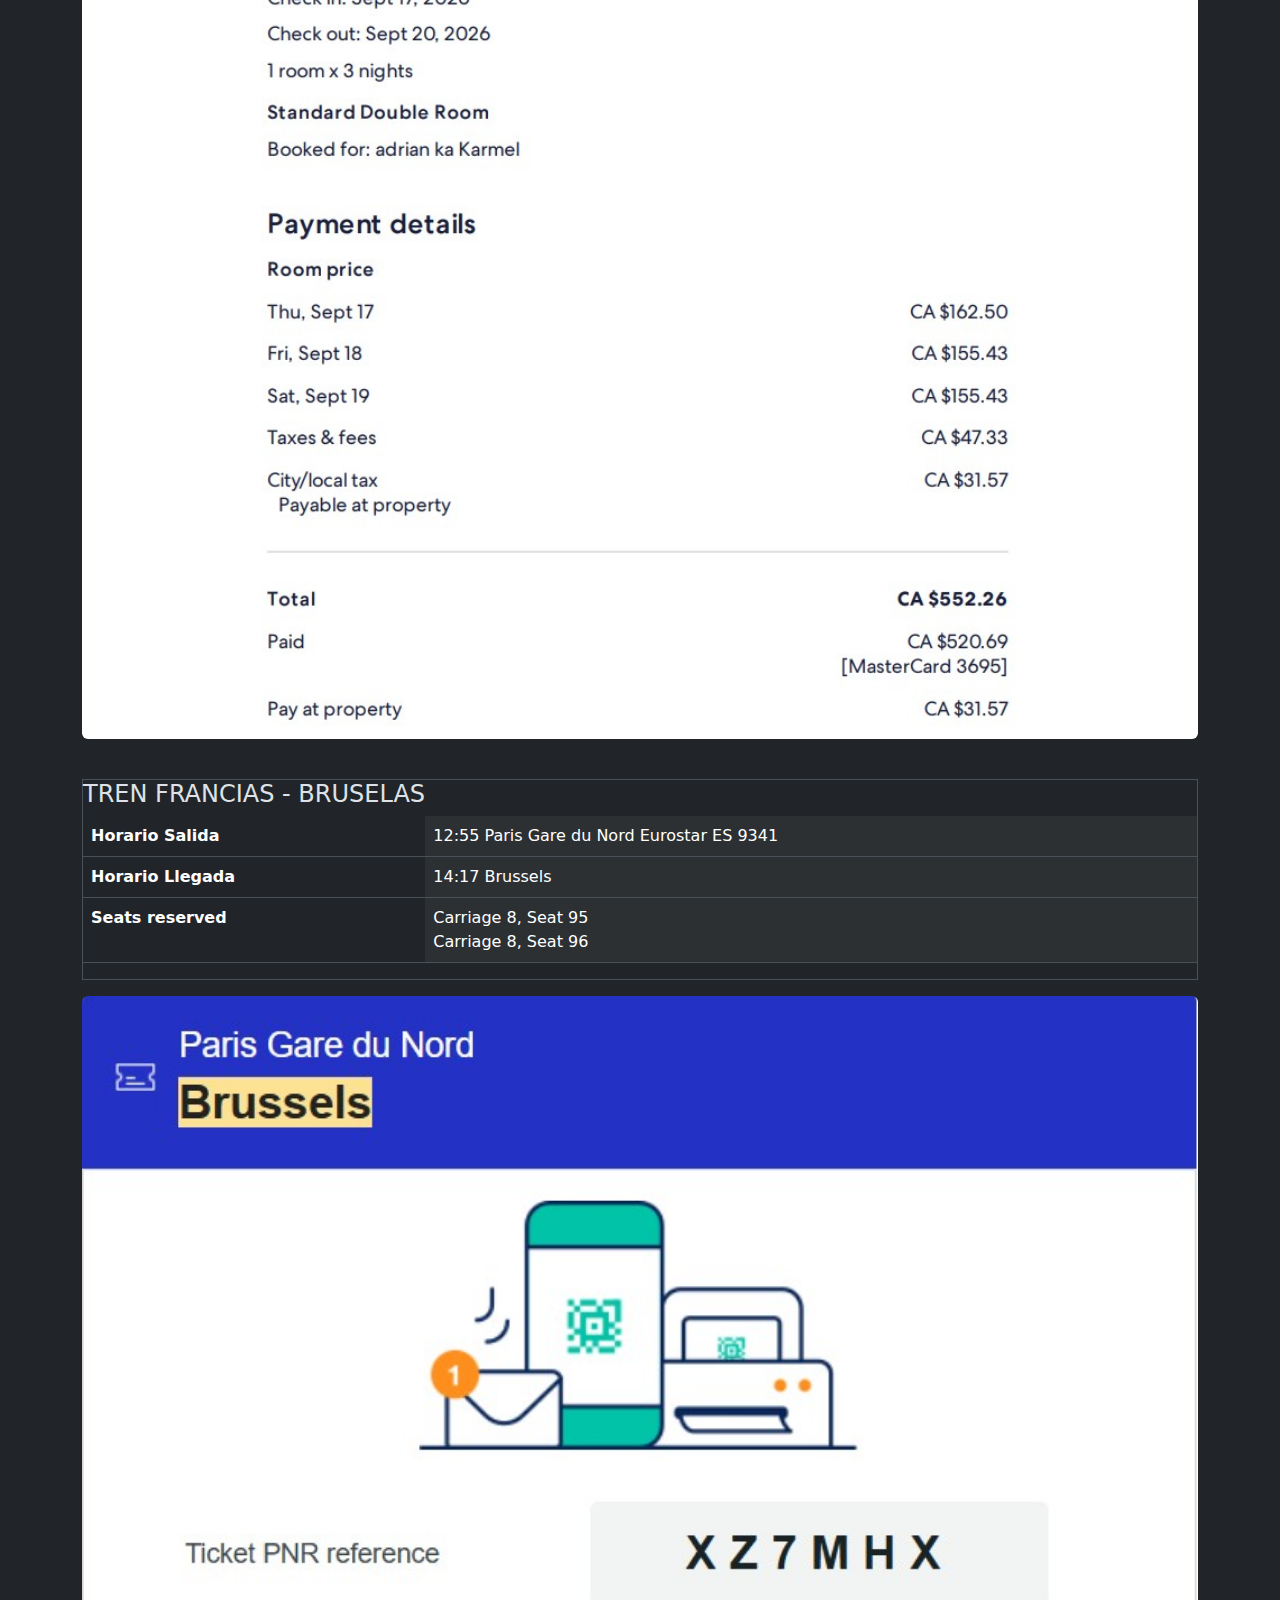
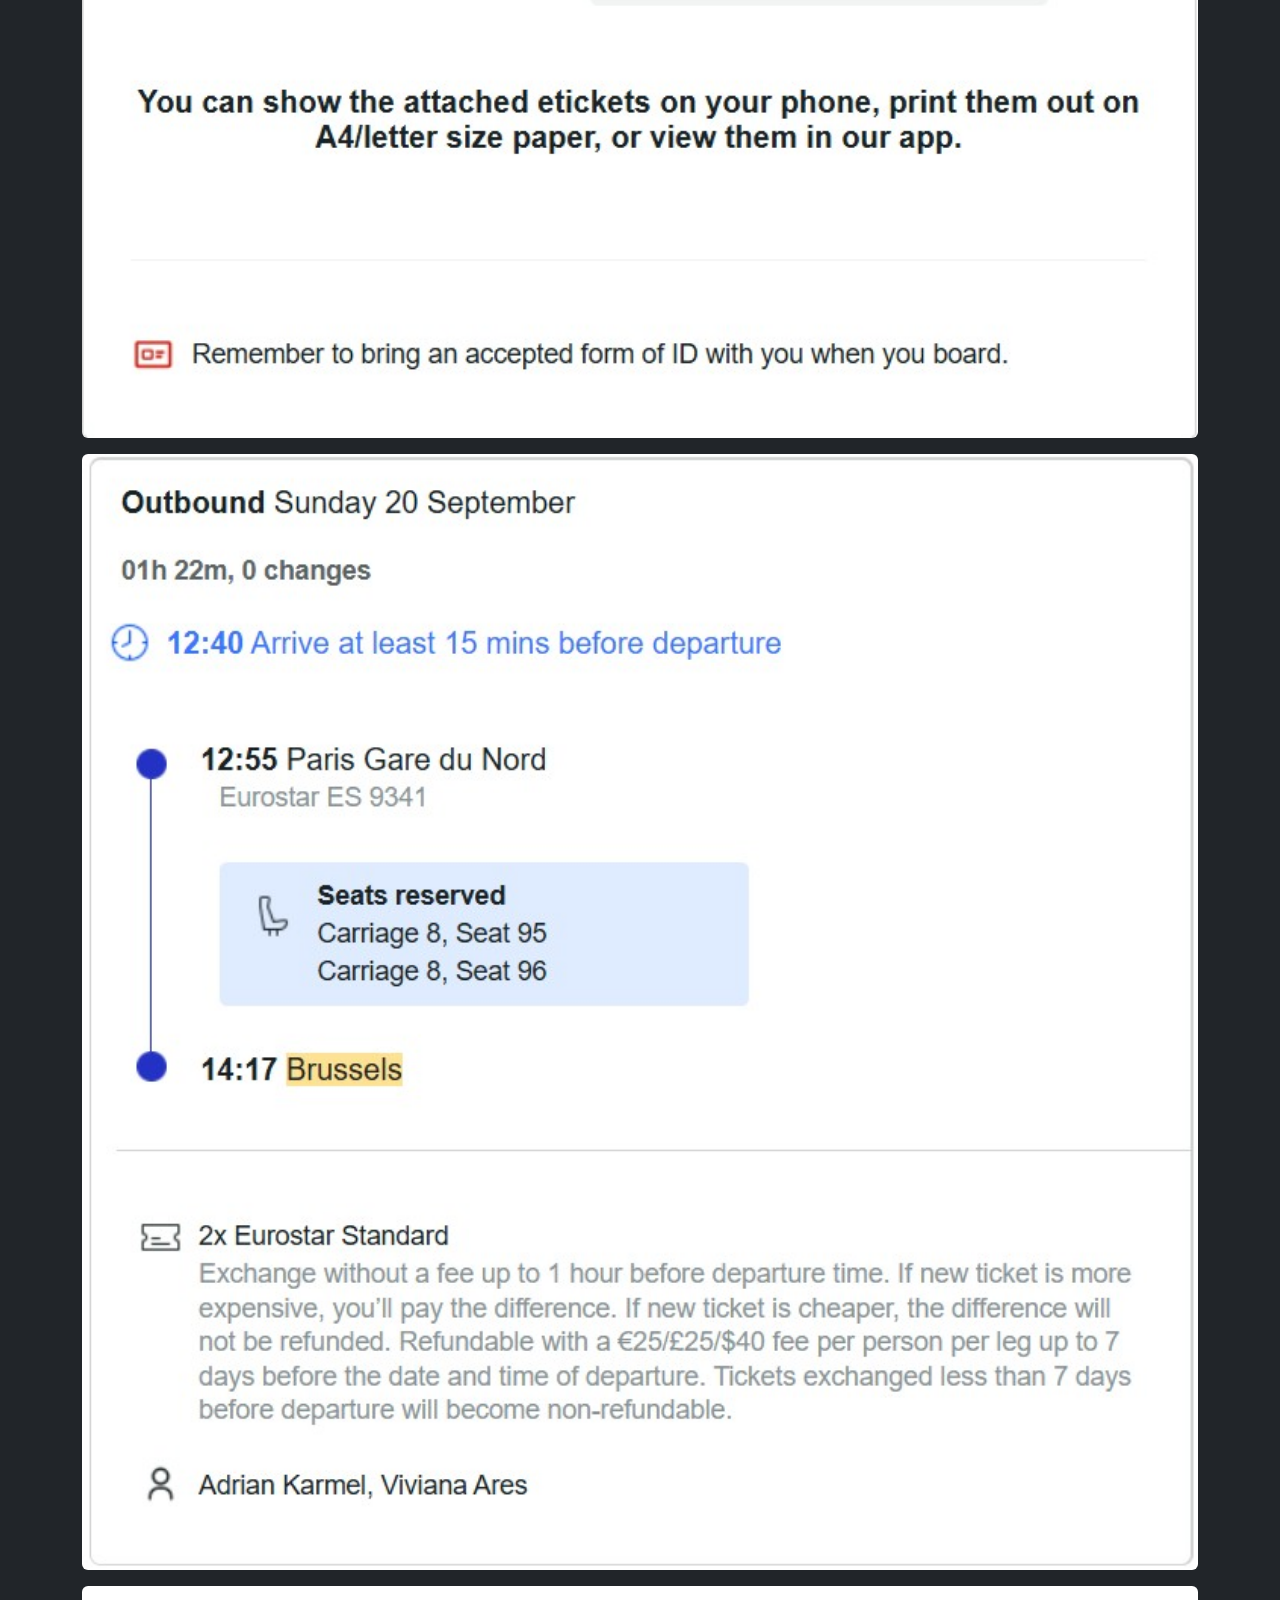
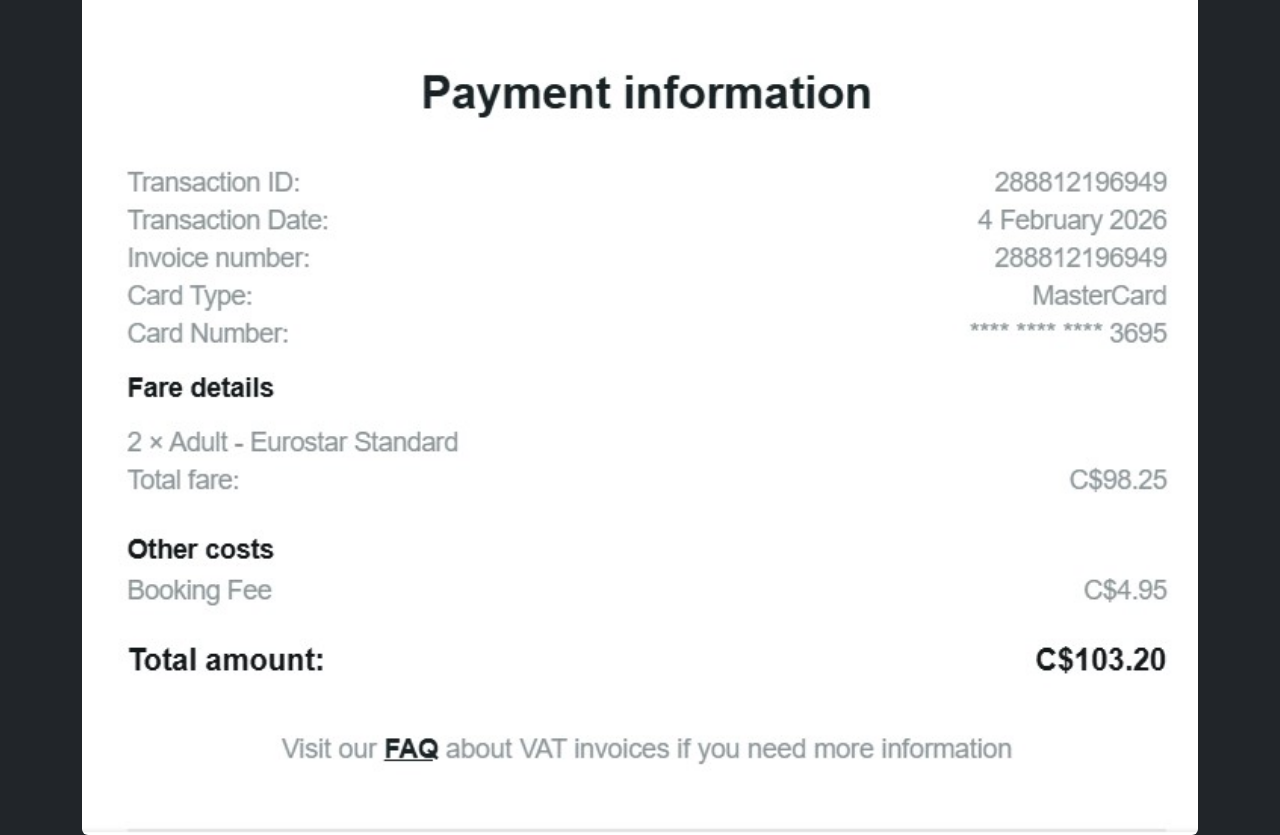
<file: france.html>
<!DOCTYPE html>

<html lang="en" data-bs-theme="dark">
    <head>
    <title>Bootstrap Example</title>
    <meta charset="utf-8">
    <meta name="viewport" content="width=device-width, initial-scale=1">
    <link href="https://cdn.jsdelivr.net/npm/bootstrap@5.3.3/dist/css/bootstrap.min.css" rel="stylesheet">
    <script src="https://cdn.jsdelivr.net/npm/bootstrap@5.3.3/dist/js/bootstrap.bundle.min.js"></script>    
    <link rel="stylesheet" href="https://cdn.jsdelivr.net/npm/bootstrap-icons@1.3.0/font/bootstrap-icons.css">

    <link rel="stylesheet" href="css/style.css">
    
    </head>
    <body>    
        <div class="container mt-3"> 
          <div class="card custom-clickable-card">
              <a href="index.html" class="card-link-target"> </a>
              <div class="card-body">
                <div class="flag-container">
                  <div class="flag francia"></div>
                  <span class="flag-text">France</span>                    
                </div>             
              </div>             
            </div>
        </div>        
        <div class="container mt-3"> 
            <div class="border">              
                <H4>Como llegar al Hotel</H4>
                🚍 Paso a paso para tu viaje Opción económica (Bus 183 + Metro)
                <ul class="list-group list-group-numbered"> 
                    <li class="list-group-item">Salida del aeropuerto Autobús 183 (Orly 1-2-3: Nivel 0, cerca de puerta 15a/22a.)</li>
                    <li class="list-group-item">Baja del autobús 183 en la parada <b>Porte de Choisy</b></li>
                    <l1 class="list-group-item">Toma el Metro Línea 7 en dirección La Courneuve 8 Mai 1945 o Mairie d’Ivry / Villejuif Louis Aragon dependiendo de tu terminal de bus</l1>
                    <li class="list-group-item">Viaja solo 1 parada en la Línea 7 hasta la estación <b>Villejuif Louis Aragon</b></li>
                    <li class="list-group-item">En Villejuif Louis Aragon Cambio a Metro Línea 4</li>
                    <li class="list-group-item">sal del Metro y cambia a la Línea 4 del metro en dirección Mairie de Montrouge.</li>
                    <li class="list-group-item">Toma la Línea 4 solo 1 estación hasta <b>Porte d’Orléans</b></li>
                    <li class="list-group-item"> Camina al hotel** Hotel Terminus Orléans** (197 Boulevard Brune).</li>
                </ul>
                <ul class="list-group list-group-numbered"> 
                    <li class="list-group-item">
                        | Tramo                             | Duración aprox           | <br>
                        | --------------------------------- | ------------------------ |<br>
                        | Bus 183 en Orly → Porte de Choisy | ~40–50 min ([Moovit][4]) |<br>
                        | Metro Línea 7 (1 parada)          | ~3 min                   |<br>
                        | Metro Línea 4 (1 parada)          | ~3 min                   |<br>
                        | Caminata a hotel                  | ~5 min                   |<br>

                        ➡️ En total: **~55–65 min** desde que subes al bus hasta que llegas al hotel si todo va bien.<br>

                        ---<br>

                        ## 🗺 Consejos útiles<br>

                        * **Billetes:** compra billetes de Metro/Bus antes de subir (en máquinas o con tarjeta de transporte).<br>
                        * **Horario:** el Bus 183 funciona en septiembre por la tarde (~05:00 – 00:30). ([Moovit][4])<br>
                        * **Equipaje:** con maletas pesadas puede ser más lento, pero sigue siendo la opción más barata.<br>
                        * **Apps:** puedes usar Google Maps o Citymapper el mismo día para ver tiempos y andenes en vivo.<br>
                    </li>
                </ul>
            </div>   
        </div>

        <div class="container mt-3"> 
            <div class="border">     
                <H4>Hotel</H4>
                <table class="table table-hover table-striped-columns">             
                    <tr>
                        <th>Check-In</th>      
                        <td class="">Thu, Sep 17 - 2:00 pm</td>
                    </tr> 
                    <tr>
                        <th>Check-out</th>      
                        <td class="">Sun, Sep 20 - 11:00 am</td>
                    </tr>  
                    <tr>
                        <th>Itinerary</th>      
                        <td class="">72069912262734</td>
                    </tr>                      
                    <tr>
                        <th scope="col">Hotel</th>
                        <td>
                            <a href="https://www.google.com/maps/place/Hotel+Terminus+Orleans/@48.8235993,2.3221772,17z/data=!4m9!3m8!1s0x47e671ac2a340f03:0xb1c312d0caa3181d!5m2!4m1!1i2!8m2!3d48.8235958!4d2.3247521!16s%2Fg%2F11fqqz35fn?entry=ttu&g_ep=EgoyMDI2MDMyMy4xIKXMDSoASAFQAw%3D%3D"
                               target="_blank">Hôtel Terminus Orléans                               
                                <i class="bi bi-geo"></i>
                            </a>
                        </td>
                    </tr>   
                    <tr>
                        <th scope="col">Direccion</th>
                        <td>197 Boulevard Brume, Paris 75014, France</td>   
                    </tr>   
                    <tr>
                        <th scope="col">Telefono</th>
                        <td>+1 330145397144</td>   
                    </tr>    
                </table>
            </div>  
        </div>      
        
         <div class="container mt-3"> 
             <img src="./pictures/Hotel_Terminus_Orleans.jpg" class="rounded w-100 img-fluid">
        </div>        
            
         <div class="container mt-3"> 
            <br>
            <div class="border">     
                <H4>TREN FRANCIAS - BRUSELAS</H4>
                <table class="table table-hover table-striped-columns">             
                    <tr>
                        <th>Horario Salida</th>      
                        <td class="">12:55 Paris Gare du Nord Eurostar ES 9341</td>
                    </tr> 
                    <tr>
                        <th>Horario Llegada</th>      
                        <td class="">14:17 Brussels</td>
                    </tr>    
                    <tr>
                        <th>Seats reserved</th>      
                        <td class="">
                            Carriage 8, Seat 95 <BR>
                            Carriage 8, Seat 96
                        </td>
                    </tr> 
                </table>
            </div>  
        </div>    

        <div class="container mt-3 text-center">              
             <img src="./pictures//Tren_Paris_Bruselas_1.jpg" class="rounded w-100 img-fluid">
        </div> 
         <div class="container mt-3 text-center"> 
             <img src="./pictures//Tren_Paris_Bruselas_2.jpg" class="rounded w-100 img-fluid">
        </div> 
         <div class="container mt-3 text-center"> 
             <img src="./pictures//Tren_Paris_Bruselas_3.jpg" class="rounded w-100 img-fluid">
        </div>
         <script src="js/main.js"></script>
    </body> 
</html>
</file>
<file: css/style.css>
.flag-container {
    display: flex;
    align-items: center; /* Vertically aligns circle and text */
    gap: 10px; /* Adds space between circle and text */
}

.flag {
  width: 50px;
  height: 50px;
  border-radius: 50%;
  position: relative;
  overflow: hidden;

  /* borde tipo pin */
  border: 2px solid #bdbdbd;

  /* profundidad */
  box-shadow:
    0 5px 10px rgba(0,0,0,0.35),
    inset 0 1px 2px rgba(255,255,255,0.6);
}

/* brillo superior */
.flag::before{
  content:"";
  position:absolute;
  inset:0;
  border-radius:50%;
  background: linear-gradient(
    to bottom,
    rgba(255,255,255,.85) 0%,
    rgba(255,255,255,.35) 35%,
    rgba(255,255,255,0) 60%
  );
  pointer-events:none;
}

/* sombra inferior */
.flag::after{
  content:"";
  position:absolute;
  inset:0;
  border-radius:50%;
  background: radial-gradient(
    circle at 50% 140%,
    rgba(0,0,0,.18),
    transparent 65%
  );
  pointer-events:none;
}

/* animación (queda MUY linda en cards) */
.flag:hover{
  transform: translateY(-3px) scale(1.06);
  transition: .25s ease;
  box-shadow:
    0 12px 20px rgba(0,0,0,0.45),
    inset 0 1px 3px rgba(255,255,255,0.8);
}


.custom-clickable-card {
  position: relative;
  /* Add other card styles (padding, border, etc.) */
}

.card-link-target {
  position: absolute;
  top: 0;
  bottom: 0;
  left: 0;
  right: 0;
  width: 100%;
  height: 100%;
  /* Hide the actual link text visually if desired, but ensure accessibility */
}

/* Optional: Add hover effect to the card to indicate clickability */
.custom-clickable-card:hover {
  cursor: pointer;
  box-shadow: 0 4px 8px rgba(0,0,0,0.2);
}


.francia{
  background: linear-gradient(90deg,
    #0055A4 0%, #0055A4 33.33%,
    #FFFFFF 33.33%, #FFFFFF 66.66%,
    #EF4135 66.66%, #EF4135 100%);
}

.belgica {
  background: linear-gradient(90deg, 
    #000000 0%, #000000 33.33%, 
    #FFE135 33.33%, #FFE135 66.66%, 
    #ED2939 66.66%, #ED2939 100%);
}
.alemania{
  background: linear-gradient(to bottom,
    #000000 0%, #000000 33.33%,
    #DD0000 33.33%, #DD0000 66.66%,
    #FFCE00 66.66%, #FFCE00 100%);
}

.espana{
  background: linear-gradient(to bottom,
    #AA151B 0%, #AA151B 25%,
    #F1BF00 25%, #F1BF00 75%,
    #AA151B 75%, #AA151B 100%);
}

.belgica{
  background: linear-gradient(90deg,
    #2D2926 0%, #2D2926 33.33%,
    #FFCD00 33.33%, #FFCD00 66.66%,
    #C8102E 66.66%, #C8102E 100%);
}

.holanda{
  background: linear-gradient(to bottom,
    #AE1C28 0%, #AE1C28 33.33%,
    #FFFFFF 33.33%, #FFFFFF 66.66%,
    #21468B 66.66%, #21468B 100%);
}

.canada{
background: linear-gradient(
    to right,
    #C8102E 0%, #C8102E 33.33%,
    #FFFFFF 33.33%, #FFFFFF 66.66%,
    #C8102E 66.66%, #C8102E 100%
  );
}

.ab {
    padding: 8px;
}

#topBtn, #bottomBtn {
    display: none; /* Ocultar por defecto, JavaScript los mostrará/ocultará */
    position: fixed; /* Posición fija en la pantalla */
    bottom: 20px; /* Separación del borde inferior */
    right: 30px; /* Separación del borde derecho */
    z-index: 99; /* Asegurar que estén por encima de otros elementos */
    border: none;
    outline: none;
    background-color: #EC0D0D; /* Color de fondo */
    color: white; /* Color del texto */
    cursor: pointer; /* Cambiar cursor a "mano" */
    padding: 15px;
    border-radius: 10px;
    font-size: 16px;
}

#topBtn {
    bottom: 80px; /* Posicionarlo por encima del botón de "Principio" */
}

#topBtn:hover {
    background-color: #ED2E38; /* Efecto hover */
}


.city-flag{
    width: 20px;
    height: 20px;
    border-radius: 5px;  /* mejor que 20%: siempre queda consistente */
    position: relative;
    overflow: hidden;

    border: 1px solid #bdbdbd;

    /* relieve */
    box-shadow:
        0 2px 4px rgba(0,0,0,0.35),
        inset 0 1px 1px rgba(255,255,255,0.6);
}

.city-flag::before{
    background: linear-gradient(
        to bottom,
        rgba(255,255,255,.55) 0%,
        rgba(255,255,255,.18) 40%,
        rgba(255,255,255,0) 70%
    );
}

/* sombra inferior */
.city-flag::after{
    background: radial-gradient(
        circle at 50% 140%,
        rgba(0,0,0,.18),
        transparent 65%
    );
}


.flag, .city-flag {
    filter: saturate(1.5) contrast(1.15) brightness(1.05);
}

/* brillo superior más intenso */
.flag::before, .city-flag::before {
    background: linear-gradient(
        to bottom,
        rgba(255,255,255,.95) 0%,
        rgba(255,255,255,.45) 35%,
        rgba(255,255,255,0) 60%
    );
}


/* mini hover (queda MUY lindo en listas) */
.city-flag:hover{
    transform: scale(1.15);
    transition: .18s ease;
}


 .frankfurt-flag {
      width: 30px; /* Example size */
      height: 30px;
      border-radius: 20%;  
      background: linear-gradient(
          to bottom, 
          #ffffff 0%, #ffffff 50%, 
          #dd0216 50%, #dd0216 100%
      );
  border: 1px solid #ccc; /* Opcional: borde para visualizarla */
}

.rothenburg-flag{
      width: 30px; /* Example size */
      height: 30px;
      border-radius: 20%;  
     background: linear-gradient(
        to bottom,
        #c8102e 0%, #c8102e 50%,
        #ffffff 50%, #ffffff 100%
    );
    border: 1px solid #ccc; /* Opcional: borde para visualizarla */
}

.nuremberg-flag{
     width: 30px;
    height: 30px;
    border-radius: 20%;
    background: linear-gradient(
        to bottom,
        #b3001b 0%, #b3001b 50%,
        #ffffff 50%, #ffffff 100%
    );
    border: 1px solid #ccc;
}

.dresden-flag{
      width: 30px; /* Example size */
      height: 30px;
      border-radius: 20%;  
    background: linear-gradient(
        to bottom,
        #ffd100 0%, #ffd100 50%,
        #000000 50%, #000000 100%
    );
}

.berlin-flag{
      width: 30px; /* Example size */
      height: 30px;
      border-radius: 20%;  
    background: linear-gradient(
        to bottom,
        #d50000 0%, #d50000 25%,
        #ffffff 25%, #ffffff 75%,
        #d50000 75%, #d50000 100%
    );
}


.city-link{
    text-decoration: none;
    display:block;
    border-radius:12px;
    padding:6px;
    transition: all .18s ease;
}

.city-link:hover{
    background:#2b2f36;
    transform:scale(1.02);
}




.flag-text{
    font-size:15px;
}


.city-row{
  display:flex;
  align-items:center;
  gap:10px;
  padding:6px 0;
}

.city-link:hover{
  background: rgba(255,255,255,0.06);
  border-radius:8px;
  padding-left:6px;
  transition:.15s;
}

.custom-clickable-card:hover{
  transform: translateY(-3px);
  box-shadow: 0 10px 20px rgba(0,0,0,.35);
  transition:.2s;
}

.city-flag{
    filter: saturate(1.25) contrast(1.05);
}
</file>
